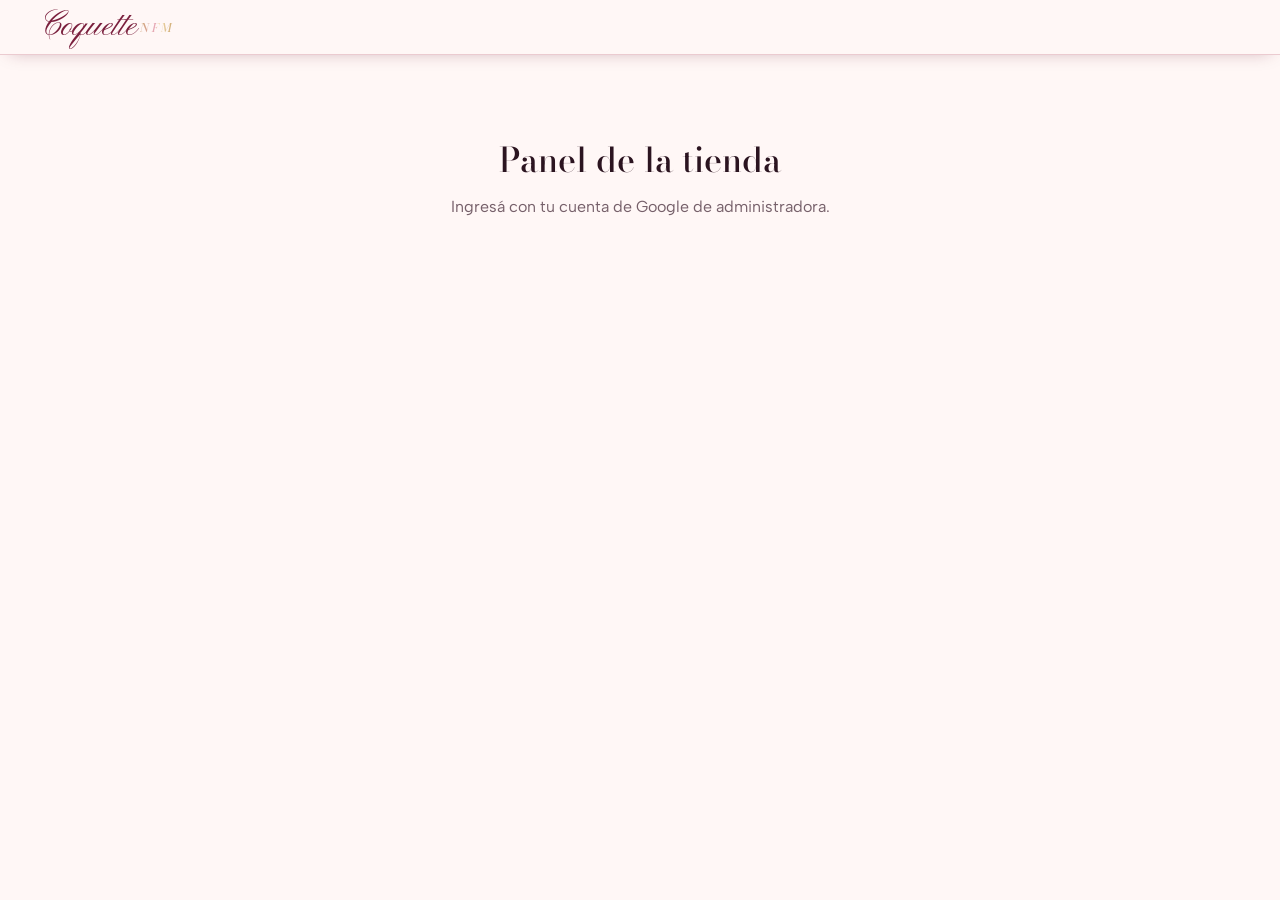
<file: admin.html>
<!doctype html>
<html lang="es-AR">
<head>
  <meta charset="utf-8">
  <meta name="color-scheme" content="only light">
  <meta name="viewport" content="width=device-width, initial-scale=1, viewport-fit=cover">
  <meta name="robots" content="noindex">
  <title>Coquette · Administración</title>
  <link rel="preconnect" href="https://fonts.googleapis.com">
  <link rel="preconnect" href="https://fonts.gstatic.com" crossorigin>
  <link href="https://fonts.googleapis.com/css2?family=Bodoni+Moda:ital,opsz,wght@0,6..96,400..700;1,6..96,400..700&family=Albert+Sans:wght@400;500;600;700&display=swap" rel="stylesheet">
  <link rel="preload" href="fonts/pinyon-script.woff2" as="font" type="font/woff2" crossorigin>
  <link rel="stylesheet" href="styles.css?v=202611062004">
  <link rel="stylesheet" href="admin.css?v=202611062004">
</head>
<body class="admin">
  <header class="barra con-borde">
    <a class="marca" href="./">Coquette<small>NFM</small></a>
    <div class="barra-acciones">
      <span class="admin-email" id="adminEmail"></span>
      <button class="cuenta" id="btnSalir" hidden>Salir</button>
    </div>
  </header>

  <main class="admin-main">
    <section id="ingreso" class="admin-ingreso">
      <h1>Panel de la tienda</h1>
      <p>Ingresá con tu cuenta de Google de administradora.</p>
      <div class="google-btn" id="googleAdmin"></div>
      <p class="error" id="errorIngreso" role="alert" hidden></p>
    </section>

    <section id="panel" hidden>
      <nav class="pestanas" aria-label="Secciones del panel">
        <button data-vista="pedidos" aria-pressed="true">Pedidos</button>
        <button data-vista="publicaciones" aria-pressed="false">Publicaciones <span class="pestana-n" id="nPendientes" hidden>0</span></button>
      </nav>
      <div id="vistaPedidos">
      <div class="admin-cabeza">
        <h1>Pedidos</h1>
        <button class="boton secundario" id="btnRecargar">Actualizar</button>
      </div>
      <div class="resumen" id="resumen"></div>
      <form class="entrega-codigo" id="formCodigo" autocomplete="off">
        <h2>🤝 Entrega en punto de encuentro</h2>
        <p>Pedile a la clienta su código (le llegó por mail) y escribilo acá.</p>
        <div class="entrega-fila">
          <input id="codigoEntrega" maxlength="6" placeholder="Ej: BNB95T" aria-label="Código de entrega" autocapitalize="characters" spellcheck="false">
          <button class="boton principal" type="submit">Validar</button>
        </div>
        <div id="resultadoCodigo" aria-live="polite"></div>
        <details class="pendientes-encuentro" id="pendEncuentro">
          <summary>¿La clienta no tiene su código? <b>Reenviáselo</b> <span id="nPendEnc"></span></summary>
          <div id="listaPendEnc"></div>
        </details>
      </form>
      <div class="admin-filtros">
        <nav class="categorias admin-estados" id="filtros" aria-label="Filtrar por estado"></nav>
        <input type="search" id="buscar" placeholder="Buscar por pedido, nombre, email o teléfono" aria-label="Buscar pedidos">
      </div>
      <div id="lista" class="admin-lista" aria-live="polite"></div>
      </div>

      <div id="vistaPublicaciones" hidden>
        <div class="admin-cabeza">
          <h1>Publicaciones</h1>
          <button class="boton secundario" id="btnRecargarPub">Actualizar</button>
        </div>
        <p class="pub-ayuda">Lo nuevo y lo que tiene avisos ⚠️ queda en pausa hasta que toques <b>Publicar</b>.</p>
        <div class="admin-filtros">
          <nav class="categorias admin-estados" id="filtrosPub" aria-label="Filtrar publicaciones"></nav>
          <input type="search" id="buscarPub" placeholder="Buscar producto" aria-label="Buscar producto">
        </div>
        <div id="listaPub" class="pub-lista" aria-live="polite"></div>
      </div>
    </section>
  </main>

  <dialog class="modal fotos-dlg" id="dlgFotos" aria-labelledby="tituloFotos">
    <div class="modal-contenido">
      <button class="cerrar" data-cerrar aria-label="Cerrar">×</button>
      <h2 id="tituloFotos">Editar publicación</h2>
      <p class="fotos-sub" id="fotosSub"></p>
      <div class="fotos-cambio" id="fotosCambio" hidden></div>
      <div class="fotos-eleccion" id="fotosEleccion">
        <p>Tocá el ○ de cada foto en el orden en que se publica (la 1 es la portada).</p>
        <p class="eleccion-estado" id="eleccionEstado"></p>
        <button class="boton secundario" id="eleccionLimpiar" hidden>Quitar selección</button>
      </div>
      <section>
        <div class="fotos-cabeza">
          <h3>Fotos de Armony <small id="nArmony"></small></h3>
          <div class="fotos-botones">
            <button class="boton secundario" id="zipArmony">⬇ Descargar</button>
            <a id="fotosLink" target="_blank" rel="noopener">Armony ↗</a>
          </div>
        </div>
        
        <div class="fotos-grilla" id="fotosArmony"></div>
      </section>

      <section>
        <div class="fotos-cabeza">
          <h3>Mis fotos <small id="nMias"></small></h3>
          <div class="fotos-botones">
            <button class="boton secundario" id="zipMias" hidden>⬇ Descargar</button>
            <label class="boton principal fotos-subir"><input type="file" id="fotosInput" accept="image/*" multiple hidden>＋ Subir fotos</label>
          </div>
        </div>
        
        <p class="fotos-progreso" id="fotosProgreso" hidden></p>
        <div class="fotos-grilla" id="fotosMias"></div>
      </section>
      <section class="colores-seccion">
        <div class="fotos-cabeza"><h3>Nombres de colores</h3></div>
        <p class="fotos-nota">Vacío = nombre de Armony. En tus mails de venta siempre ves el original.</p>
        <div class="colores-lista" id="coloresLista"></div>
      </section>
      <section class="desc-seccion">
        <div class="fotos-cabeza"><h3>Descripción</h3><button type="button" class="link-boton" id="descArmony">Usar la de Armony</button></div>
        
        <textarea id="descTexto" rows="4" maxlength="3000" placeholder="Ej: Vestido de lino con mangas abullonadas, ideal para el verano…"></textarea>
        <p class="fotos-nota" id="descEstado"></p>
      </section>

      <div class="guardar-barra" id="guardarBarra">
        <span id="guardarEstado">Sin cambios</span>
        <button class="boton principal" id="btnGuardarPub" disabled>Guardar cambios</button>
      </div>
    </div>
    <div class="visor" id="visor" hidden>
      <button class="visor-cerrar" data-visor="cerrar" aria-label="Cerrar">×</button>
      <button class="visor-flecha izq" data-visor="-1" aria-label="Anterior">‹</button>
      <img id="visorImg" alt="">
      <button class="visor-flecha der" data-visor="1" aria-label="Siguiente">›</button>
      <div class="visor-pie"><span id="visorCuenta"></span><a id="visorBajar" target="_blank" rel="noopener" class="boton principal">⬇ Abrir en alta calidad</a></div>
    </div>
  </dialog>

  <div class="tostada" id="tostada" role="status" aria-live="polite" hidden></div>

  <script src="config.js?v=202611062004"></script>
  <script src="https://accounts.google.com/gsi/client" async defer></script>
  <script src="admin.js?v=202611062004"></script>
</body>
</html>
</file>
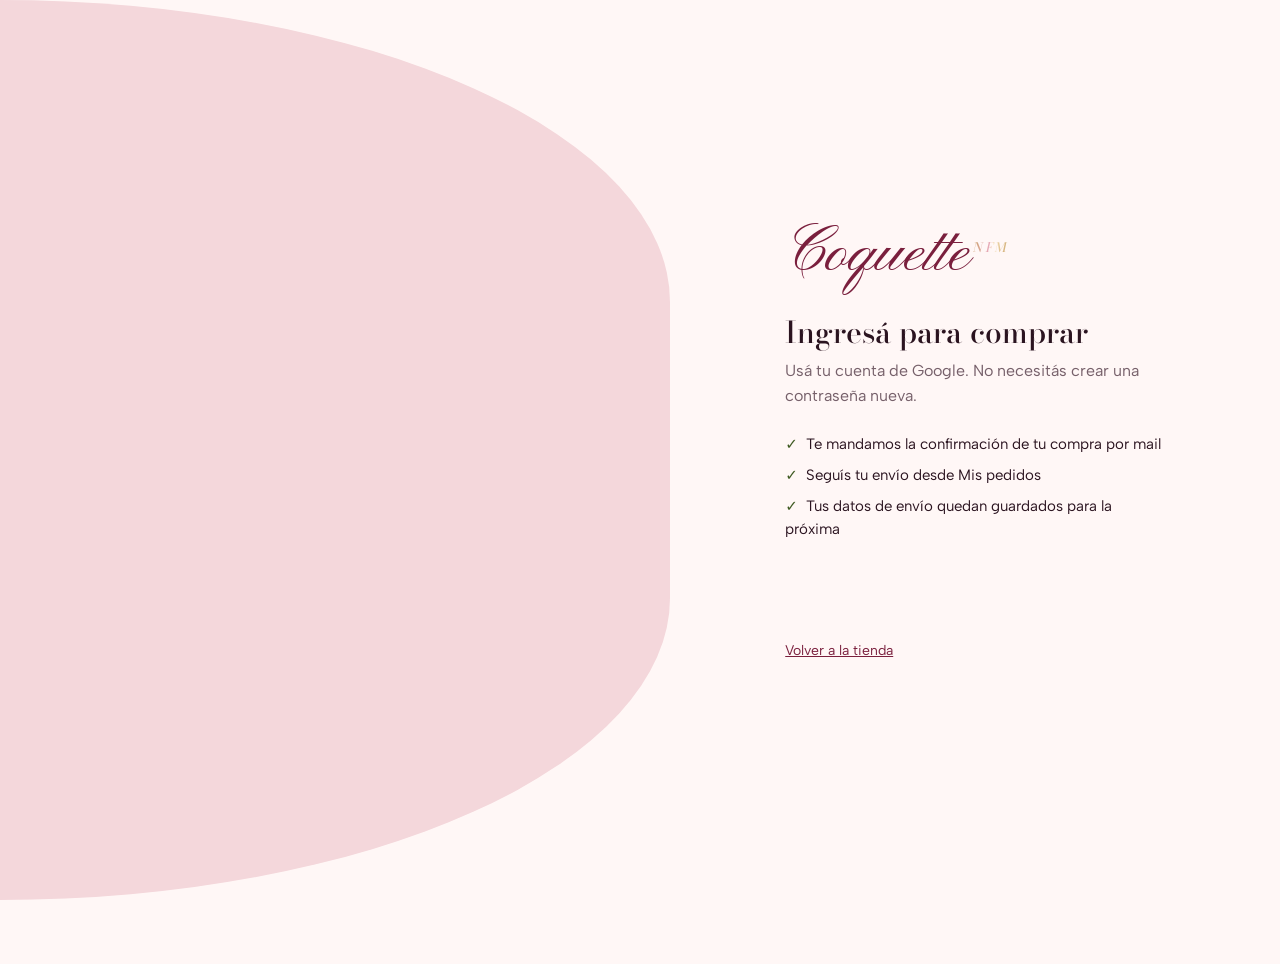
<file: login.html>
<!doctype html>
<html lang="es-AR">
<head>
  <meta charset="utf-8">
  <meta name="color-scheme" content="only light">
  <meta name="viewport" content="width=device-width, initial-scale=1, viewport-fit=cover">
  <meta name="robots" content="noindex">
  <title>Ingresar · Coquette NFM</title>
  <meta name="theme-color" content="#7A1F3D">
  <link rel="preconnect" href="https://fonts.googleapis.com">
  <link rel="preconnect" href="https://fonts.gstatic.com" crossorigin>
  <link href="https://fonts.googleapis.com/css2?family=Bodoni+Moda:ital,opsz,wght@0,6..96,400..700;1,6..96,400..700&family=Albert+Sans:wght@400;500;600;700&display=swap" rel="stylesheet">
  <link rel="preload" href="fonts/pinyon-script.woff2" as="font" type="font/woff2" crossorigin>
  <link rel="stylesheet" href="styles.css?v=202611062004">
  <style>
    .ingreso { min-height: 100dvh; display: grid; grid-template-columns: 1fr; }
    .ingreso-foto { display: none; background: var(--rosa) center/cover no-repeat; }
    .ingreso-caja { display: flex; flex-direction: column; justify-content: center; padding: 32px var(--gutter) 48px; max-width: 460px; margin: 0 auto; width: 100%; }
    .ingreso-caja .marca { font-size: 64px; line-height: 1; margin-bottom: 28px; display: inline-block; }
    .ingreso-caja .marca small { font-size: 13px; vertical-align: 18px; }
    .ingreso-caja h1 { font: 500 30px/1.15 var(--serif); margin: 0 0 10px; }
    .ingreso-caja p { color: var(--gris); margin: 0 0 24px; }
    .ingreso-caja ul { margin: 0 0 28px; padding: 0; list-style: none; display: grid; gap: 8px; font-size: 15px; }
    .ingreso-caja li::before { content: "✓"; color: var(--pistacho-hondo); font-weight: 700; margin-right: 8px; }
    #googleIngreso { min-height: 44px; display: flex; }
    .ingreso-volver { margin-top: 26px; font-size: 14px; }
    @media (min-width: 900px) {
      .ingreso { grid-template-columns: 1.1fr 1fr; }
      .ingreso-foto { display: block; border-radius: 0 999px 999px 0 / 0 50% 50% 0; }
    }
  </style>
</head>
<body>
  <main class="ingreso">
    <div class="ingreso-foto" id="foto" aria-hidden="true"></div>
    <section class="ingreso-caja">
      <a class="marca" href="./">Coquette<small>NFM</small></a>
      <h1>Ingresá para comprar</h1>
      <p>Usá tu cuenta de Google. No necesitás crear una contraseña nueva.</p>
      <ul>
        <li>Te mandamos la confirmación de tu compra por mail</li>
        <li>Seguís tu envío desde Mis pedidos</li>
        <li>Tus datos de envío quedan guardados para la próxima</li>
      </ul>
      <div id="googleIngreso"></div>
      <p class="error" id="error" role="alert" hidden></p>
      <a class="ingreso-volver" href="./" id="volver">Volver a la tienda</a>
    </section>
  </main>

  <script src="config.js?v=202611062004"></script>
  <script src="https://accounts.google.com/gsi/client" async defer></script>
  <script>
    (function () {
      const CFG = window.COQUET_CONFIG || {};
      const destino = { compra: './#compra', cuenta: './#cuenta' }[new URLSearchParams(location.search).get('volver')] || './';
      document.getElementById('volver').href = destino.replace(/#.*/, '');

      // Foto de fondo: una prenda al azar entre las 30 más nuevas (cambia en cada visita)
      try {
        const cat = JSON.parse(localStorage.getItem('coquet_cat'));
        const conFoto = ((cat && cat.productos) || []).filter(x => x.imagenes && x.imagenes[0]).slice(0, 30);
        let i = Math.floor(Math.random() * conFoto.length);
        try { const ant = Number(sessionStorage.getItem('coquet_foto_login')); if (conFoto.length > 1 && i === ant) i = (i + 1) % conFoto.length; sessionStorage.setItem('coquet_foto_login', i); } catch (_) {}
        const p = conFoto[i];
        if (p) {
          const img = new Image(); img.referrerPolicy = 'no-referrer'; img.src = p.imagenes[0];
          img.onload = () => { document.getElementById('foto').style.backgroundImage = `url("${img.src}")`; };
        }
      } catch (_) {}

      function decodificar(t) {
        try {
          let b = t.split('.')[1].replace(/-/g, '+').replace(/_/g, '/');
          while (b.length % 4) b += '=';
          return JSON.parse(decodeURIComponent(atob(b).split('').map(c => '%' + c.charCodeAt(0).toString(16).padStart(2, '0')).join('')));
        } catch (_) { return null; }
      }
      function alIngresar(r) {
        const d = decodificar(r.credential);
        if (!d || !d.email) { mostrarError('No pudimos ingresar. Probá de nuevo.'); return; }
        try {
          localStorage.setItem('coquet_sesion', JSON.stringify({ token: r.credential, exp: d.exp, email: d.email, nombre: d.name || '', foto: d.picture || '' }));
          localStorage.removeItem('coquet_sin_auto');
        } catch (_) {}
        location.replace(destino);
      }
      function mostrarError(m) { const e = document.getElementById('error'); e.textContent = m; e.hidden = false; }

      // Si ya tiene sesión vigente, vuelve directo
      try {
        const s = JSON.parse(localStorage.getItem('coquet_sesion'));
        if (s && s.exp * 1000 > Date.now() + 60000) { location.replace(destino); return; }
      } catch (_) {}

      if (!CFG.GOOGLE_CLIENT_ID) { mostrarError('El ingreso todavía no está disponible.'); return; }
      let n = 0;
      (function esperar() {
        if (!(window.google && google.accounts && google.accounts.id)) {
          if (n++ < 100) setTimeout(esperar, 150); else mostrarError('No se pudo cargar el ingreso con Google. Revisá tu conexión.');
          return;
        }
        google.accounts.id.initialize({ client_id: CFG.GOOGLE_CLIENT_ID, callback: alIngresar, use_fedcm_for_prompt: true });
        const el = document.getElementById('googleIngreso');
        google.accounts.id.renderButton(el, { theme: 'outline', size: 'large', shape: 'pill', text: 'continue_with', locale: 'es-419', width: Math.min(Math.max(el.clientWidth, 260), 380) });
        google.accounts.id.prompt();
      })();
    })();
  </script>
</body>
</html>
</file>
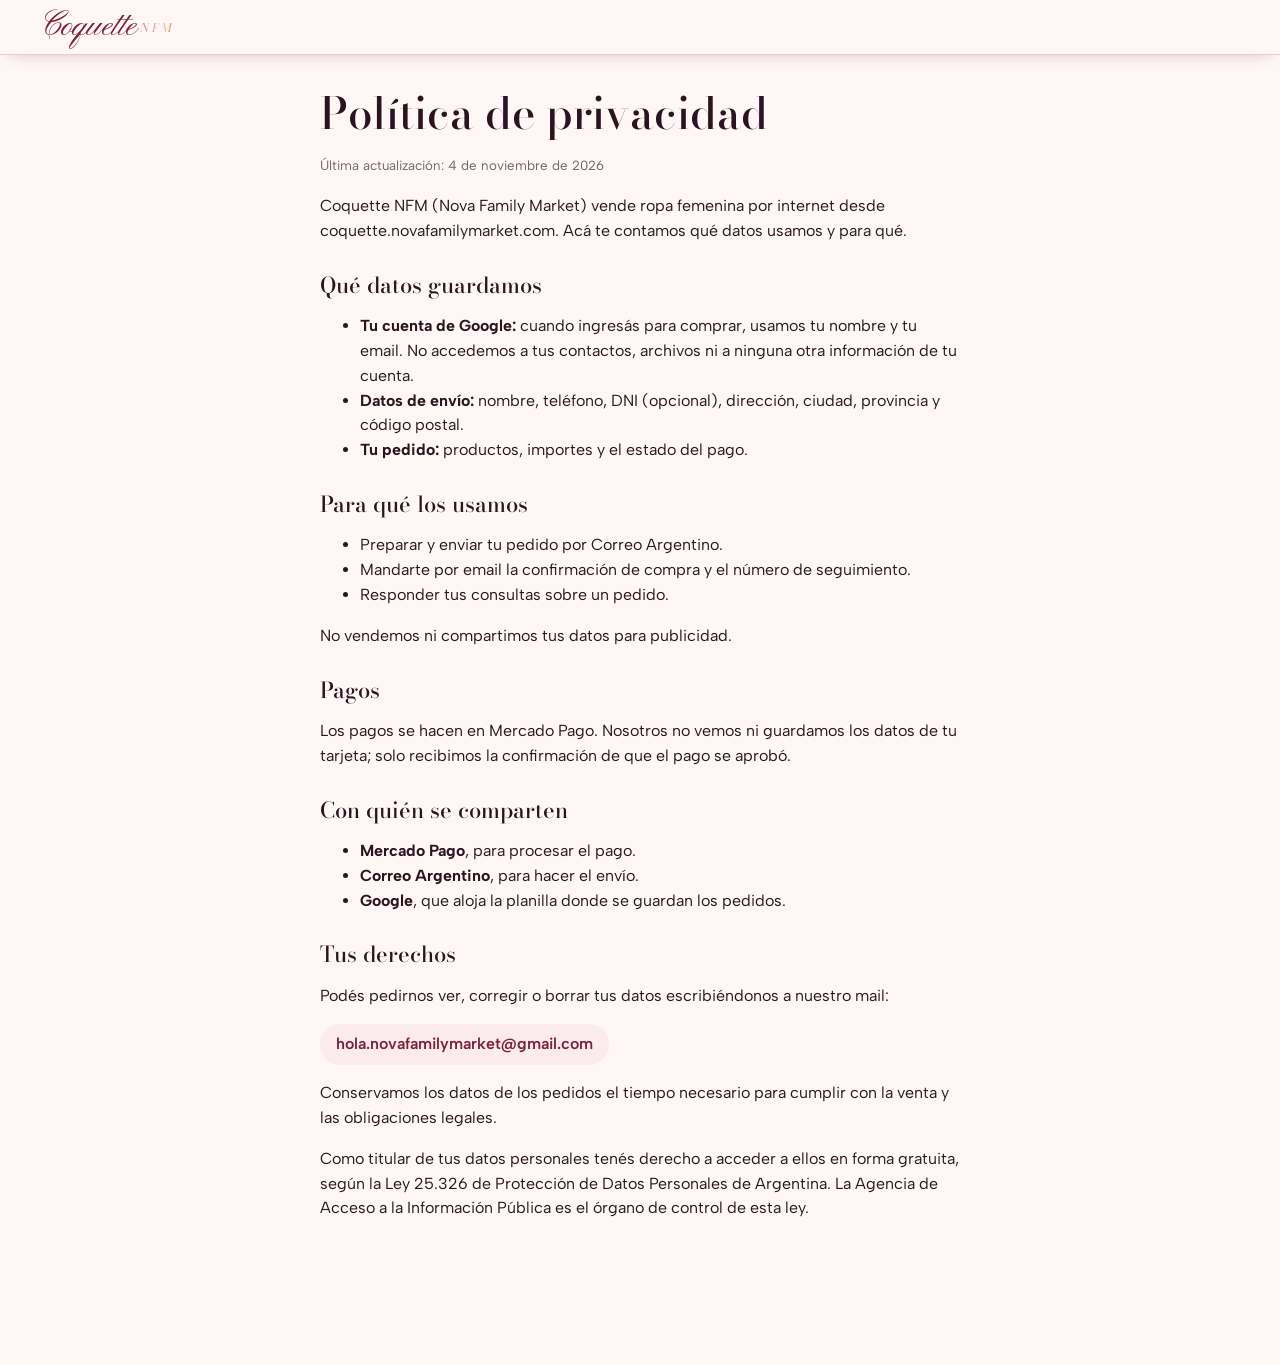
<file: privacidad.html>
<!doctype html>
<html lang="es-AR">
<head>
  <meta charset="utf-8">
  <meta name="color-scheme" content="only light">
  <meta name="viewport" content="width=device-width, initial-scale=1">
  <title>Coquette NFM · Política de privacidad</title>
  <link rel="preconnect" href="https://fonts.googleapis.com">
  <link rel="preconnect" href="https://fonts.gstatic.com" crossorigin>
  <link href="https://fonts.googleapis.com/css2?family=Bodoni+Moda:ital,opsz,wght@0,6..96,400..700;1,6..96,400..700&family=Albert+Sans:wght@400;500;600;700&display=swap" rel="stylesheet">
  <link rel="preload" href="fonts/pinyon-script.woff2" as="font" type="font/woff2" crossorigin>
  <link rel="stylesheet" href="styles.css?v=202611062004">
  <style>
    .legal { max-width: 720px; margin: 0 auto; padding: 24px var(--gutter) 64px; }
    .legal h1 { font: 500 clamp(32px, 5vw, 44px)/1.1 var(--serif); margin: 10px 0 6px; }
    .legal h2 { font: 500 22px/1.2 var(--serif); margin: 28px 0 8px; }
    .legal p, .legal li { color: var(--ciruela); max-width: 68ch; }
    .legal small { color: var(--gris); }
    .mail-contacto { display: inline-block; max-width: 100%; overflow-wrap: anywhere; padding: 8px 16px; border-radius: 20px; background: #FBEBED; color: var(--bordo); font-weight: 600; text-decoration: none; }
  </style>
</head>
<body>
  <header class="barra con-borde">
    <a class="marca" href="./">Coquette<small>NFM</small></a>
  </header>
  <main class="legal">
    <h1>Política de privacidad</h1>
    <p><small>Última actualización: 4 de noviembre de 2026</small></p>

    <p>Coquette NFM (Nova Family Market) vende ropa femenina por internet desde coquette.novafamilymarket.com. Acá te contamos qué datos usamos y para qué.</p>

    <h2>Qué datos guardamos</h2>
    <ul>
      <li><b>Tu cuenta de Google:</b> cuando ingresás para comprar, usamos tu nombre y tu email. No accedemos a tus contactos, archivos ni a ninguna otra información de tu cuenta.</li>
      <li><b>Datos de envío:</b> nombre, teléfono, DNI (opcional), dirección, ciudad, provincia y código postal.</li>
      <li><b>Tu pedido:</b> productos, importes y el estado del pago.</li>
    </ul>

    <h2>Para qué los usamos</h2>
    <ul>
      <li>Preparar y enviar tu pedido por Correo Argentino.</li>
      <li>Mandarte por email la confirmación de compra y el número de seguimiento.</li>
      <li>Responder tus consultas sobre un pedido.</li>
    </ul>
    <p>No vendemos ni compartimos tus datos para publicidad.</p>

    <h2>Pagos</h2>
    <p>Los pagos se hacen en Mercado Pago. Nosotros no vemos ni guardamos los datos de tu tarjeta; solo recibimos la confirmación de que el pago se aprobó.</p>

    <h2>Con quién se comparten</h2>
    <ul>
      <li><b>Mercado Pago</b>, para procesar el pago.</li>
      <li><b>Correo Argentino</b>, para hacer el envío.</li>
      <li><b>Google</b>, que aloja la planilla donde se guardan los pedidos.</li>
    </ul>

    <h2>Tus derechos</h2>
    <p>Podés pedirnos ver, corregir o borrar tus datos escribiéndonos a nuestro mail:</p>
    <p><a class="mail-contacto" href="mailto:hola.novafamilymarket@gmail.com">hola.novafamilymarket@gmail.com</a></p>
    <p>Conservamos los datos de los pedidos el tiempo necesario para cumplir con la venta y las obligaciones legales.</p>
    <p>Como titular de tus datos personales tenés derecho a acceder a ellos en forma gratuita, según la Ley 25.326 de Protección de Datos Personales de Argentina. La Agencia de Acceso a la Información Pública es el órgano de control de esta ley.</p>
  </main>
</body>
</html>
</file>
<file: styles.css>
/* Coquette — hoja de estilos
   Paleta: leche (fondo), rosa empolvado (superficies), bordó (marca y acciones),
   ciruela (texto), pistacho (estado positivo). */
:root {
  --leche: #FFF7F6;
  --rosa: #F4D7DB;
  --rosa-claro: #FBEBED;
  --linea: #EBCBD0;
  --bordo: #7A1F3D;
  --bordo-hondo: #5C1229;
  --ciruela: #2B1420;
  --gris: #76606A;
  --pistacho: #C7D6AE;
  --pistacho-hondo: #3F5A22;
  --alerta: #A3261F;
  --serif: "Bodoni Moda", "Didot", Georgia, serif;
  --sans: "Albert Sans", system-ui, -apple-system, "Segoe UI", sans-serif;
  --borde: 1px solid var(--linea);
  --sombra: 0 18px 50px rgba(92, 18, 41, .18);
  --ancho: 1240px;
  --gutter: clamp(16px, 4vw, 40px);
  color-scheme: light;
}

* { box-sizing: border-box; }
html { -webkit-text-size-adjust: 100%; scroll-behavior: smooth; }
body {
  margin: 0;
  background: var(--leche);
  color: var(--ciruela);
  font: 400 16px/1.55 var(--sans);
  overflow-x: hidden;
}
img { display: block; max-width: 100%; }
button, input, select { font: inherit; color: inherit; }
button { cursor: pointer; }
a { color: var(--bordo); }
:focus-visible { outline: 2px solid var(--bordo); outline-offset: 3px; border-radius: 4px; }
[hidden] { display: none !important; }

.saltar { position: absolute; left: -999px; top: 8px; background: var(--bordo); color: #fff; padding: 8px 14px; z-index: 50; border-radius: 6px; }
.saltar:focus { left: 8px; }

/* ---------- Barra ---------- */
.barra {
  position: sticky; top: 0; z-index: 20;
  display: flex; flex-wrap: wrap; align-items: center; justify-content: space-between;
  gap: 8px 12px;
  padding: 10px var(--gutter);
  background: color-mix(in srgb, var(--leche) 92%, transparent);
  backdrop-filter: saturate(1.4) blur(10px);
  border-bottom: 1px solid transparent;
  transition: border-color .2s;
}
.barra.con-borde { border-bottom-color: var(--linea); }
.marca {
  font: italic 500 30px/1 var(--serif);
  color: var(--bordo); text-decoration: none; letter-spacing: -.01em;
}
.barra-acciones { display: flex; align-items: center; gap: 4px; }
.icono {
  position: relative; display: grid; place-items: center;
  width: 44px; height: 44px; border: 0; background: none; border-radius: 50%;
}
.icono:hover { background: var(--rosa-claro); }
.icono svg { width: 23px; height: 23px; fill: none; stroke: var(--ciruela); stroke-width: 1.6; stroke-linecap: round; stroke-linejoin: round; }
.cuenta {
  height: 36px; padding: 0 14px; border-radius: 18px;
  border: var(--borde); background: #fff; font-weight: 500; font-size: 14px;
  max-width: 150px; overflow: hidden; text-overflow: ellipsis; white-space: nowrap;
}
.cuenta:hover { border-color: var(--bordo); }
.contador {
  position: absolute; top: 4px; right: 2px;
  min-width: 19px; height: 19px; padding: 0 5px; border-radius: 10px;
  background: var(--bordo); color: #fff; font-size: 11px; font-weight: 700; line-height: 19px; text-align: center;
}
.contador.salta { animation: salta .4s ease; }
@keyframes salta { 40% { transform: scale(1.35); } }
.busqueda { flex-basis: 100%; }
.busqueda input {
  width: 100%; height: 44px; padding: 0 16px; border-radius: 22px;
  border: var(--borde); background: #fff; font-size: 16px;
}

/* ---------- Portada con perchero ---------- */
.portada { max-width: var(--ancho); margin: 0 auto; padding: clamp(12px, 3vw, 28px) var(--gutter) 0; }
.portada-marca {
  margin: 0;
  font: italic 400 clamp(96px, 24vw, 300px)/.82 var(--serif);
  letter-spacing: -.045em; color: var(--bordo);
  margin-left: -.04em;
  padding-bottom: .16em; /* lugar para la cola de la "q" */
}
.tarjeta, .prenda { color: inherit; text-decoration: none; }
@media (min-width: 900px) {
  .portada { display: grid; grid-template-columns: auto 1fr; align-items: end; column-gap: 48px; }
  .portada-texto { margin: 0 0 3.2em; justify-self: start; }
  .perchero { grid-column: 1 / -1; }
}
.tostada .chip { color: var(--ciruela); }
.portada-texto { max-width: 34ch; margin: 14px 0 0; font-size: clamp(16px, 2vw, 19px); color: var(--gris); }

.perchero { position: relative; margin: clamp(26px, 5vw, 48px) 0 0 calc(50% - 50vw); width: 100vw; }
.perchero .perchero-prendas { padding-left: max(var(--gutter), calc((100vw - var(--ancho)) / 2 + var(--gutter))); }
.perchero-barra {
  position: absolute; left: 0; right: 0; top: 10px; height: 3px;
  background: linear-gradient(90deg, #b9a07a, #e9d8b6 30%, #b9a07a 60%, #e9d8b6);
  box-shadow: 0 1px 0 rgba(0,0,0,.08);
}
.perchero-prendas {
  display: flex; gap: clamp(14px, 2vw, 24px);
  padding: 0 var(--gutter) 8px;
  overflow-x: auto; scrollbar-width: none;
}
.perchero-prendas::-webkit-scrollbar { display: none; }
.prenda {
  flex: 0 0 auto; width: clamp(132px, 30vw, 210px);
  border: 0; padding: 0; background: none; text-align: left;
  scroll-snap-align: start;
  transform-origin: 50% 0;
}
.prenda::before { /* gancho de la percha */
  content: ""; display: block; width: 18px; height: 22px; margin: 0 auto -2px;
  border: 2px solid #b9a07a; border-bottom: 0; border-radius: 10px 10px 0 0;
}
.prenda img {
  width: 100%; aspect-ratio: 3 / 4.2; object-fit: cover;
  border-radius: 999px 999px 10px 10px;
  background: var(--rosa);
}
.prenda span { display: block; margin-top: 8px; font-size: 13px; color: var(--gris); }
.cargando .prenda img { animation: brilla 1.4s ease-in-out infinite; }
@keyframes brilla { 50% { opacity: .55; } }
.perchero.mece .prenda { animation: mece 1.6s ease-out both; }
.perchero.mece .prenda:nth-child(2n) { animation-delay: .08s; }
.perchero.mece .prenda:nth-child(3n) { animation-delay: .16s; }
@keyframes mece { 0% { transform: rotate(-4deg); } 35% { transform: rotate(2.5deg); } 65% { transform: rotate(-1deg); } 100% { transform: rotate(0); } }

/* ---------- Catálogo ---------- */
.catalogo { max-width: var(--ancho); margin: 0 auto; padding: clamp(36px, 6vw, 64px) var(--gutter) 64px; }
.categorias {
  display: flex; gap: 8px; overflow-x: auto; scrollbar-width: none;
  margin: 0 calc(var(--gutter) * -1); padding: 0 var(--gutter) 4px;
  position: sticky; top: 64px; z-index: 5; background: var(--leche);
  padding-top: 8px; padding-bottom: 10px;
}
.categorias::-webkit-scrollbar { display: none; }
.chip {
  flex: 0 0 auto; height: 38px; padding: 0 16px; border-radius: 19px;
  border: var(--borde); background: #fff; font-size: 15px; white-space: nowrap;
}
.chip:hover { border-color: var(--bordo); }
.chip[aria-pressed="true"] { background: var(--bordo); border-color: var(--bordo); color: #fff; }
.resultado { margin: 14px 0 18px; color: var(--gris); font-size: 14px; }

.grilla {
  display: grid; gap: clamp(18px, 2.5vw, 32px) clamp(12px, 2vw, 24px);
  grid-template-columns: repeat(2, minmax(0, 1fr));
}
@media (min-width: 760px) { .grilla { grid-template-columns: repeat(3, minmax(0, 1fr)); } }
@media (min-width: 1100px) { .grilla { grid-template-columns: repeat(4, minmax(0, 1fr)); } }

.tarjeta {
  display: block; width: 100%; padding: 0; border: 0; background: none; text-align: left;
}
.tarjeta-foto { position: relative; overflow: hidden; border-radius: 6px; background: var(--rosa); aspect-ratio: 3 / 4; }
.tarjeta-foto img { width: 100%; height: 100%; object-fit: cover; transition: transform .5s ease; }
.tarjeta:hover .tarjeta-foto img { transform: scale(1.035); }
.tarjeta-foto .segunda { position: absolute; inset: 0; opacity: 0; transition: opacity .35s; }
@media (hover: hover) { .tarjeta:hover .tarjeta-foto .segunda { opacity: 1; } }
.etiqueta {
  position: absolute; left: 8px; top: 8px;
  padding: 3px 9px; border-radius: 12px; font-size: 12px; font-weight: 600;
  background: var(--pistacho); color: var(--pistacho-hondo);
}
.tarjeta-nombre { margin: 10px 0 2px; font: 500 clamp(16px, 1.8vw, 19px)/1.25 var(--serif); }
.tarjeta-precio { margin: 0; font-weight: 600; font-size: 15px; }
.tarjeta-pack { margin: 2px 0 0; font-size: 13px; color: var(--gris); }
.tarjeta-colores { display: flex; gap: 4px; margin-top: 7px; }
.tarjeta-colores i { width: 12px; height: 12px; border-radius: 50%; border: 1px solid rgba(43,20,32,.18); }
.tarjeta-colores small { font-size: 12px; color: var(--gris); margin-left: 2px; line-height: 12px; }
.esqueleto .tarjeta-foto { animation: brilla 1.4s ease-in-out infinite; }
.esqueleto .tarjeta-nombre, .esqueleto .tarjeta-precio { height: 14px; background: var(--rosa); border-radius: 4px; color: transparent; }
.esqueleto .tarjeta-precio { width: 50%; margin-top: 8px; }

.vacio { text-align: center; padding: 40px 0; color: var(--gris); }

/* ---------- Botones ---------- */
.boton {
  display: inline-flex; align-items: center; justify-content: center; gap: 8px;
  min-height: 50px; padding: 0 24px; border-radius: 25px; border: 1px solid transparent;
  font-weight: 600; font-size: 16px; text-decoration: none;
  transition: background .15s, transform .1s;
}
.boton:active { transform: scale(.98); }
.boton.principal { background: var(--bordo); color: #fff; }
.boton.principal:hover { background: var(--bordo-hondo); }
.boton.principal:disabled { background: #b88c9a; cursor: not-allowed; }
.boton.secundario { background: #fff; border-color: var(--linea); color: var(--ciruela); }
.boton.secundario:hover { border-color: var(--bordo); }
.boton.ancho { width: 100%; }
.boton .girando { width: 18px; height: 18px; border: 2px solid rgba(255,255,255,.4); border-top-color: #fff; border-radius: 50%; animation: gira .8s linear infinite; }
@keyframes gira { to { transform: rotate(360deg); } }

.cerrar {
  position: absolute; top: 10px; right: 10px; z-index: 3;
  width: 40px; height: 40px; border-radius: 50%; border: 0;
  background: rgba(255,255,255,.92); font-size: 26px; line-height: 1;
  box-shadow: 0 2px 10px rgba(0,0,0,.08);
}

/* ---------- Diálogos ---------- */
dialog { border: 0; padding: 0; color: var(--ciruela); max-width: none; max-height: none; }
dialog::backdrop { background: rgba(43, 20, 32, .45); backdrop-filter: blur(2px); }
body.bloqueado { overflow: hidden; }

/* Ficha: hoja inferior en celular, modal en compu */
.hoja { width: 100%; height: 100%; margin: 0; background: transparent; }
.hoja[open] { display: flex; align-items: flex-end; }
.hoja-contenido {
  position: relative; width: 100%; max-height: 94dvh; overflow: auto;
  background: var(--leche); border-radius: 22px 22px 0 0;
  animation: sube .32s cubic-bezier(.2,.8,.2,1);
}
@keyframes sube { from { transform: translateY(40px); opacity: 0; } }
@media (min-width: 860px) {
  .hoja[open] { align-items: center; justify-content: center; }
  .hoja-contenido { width: min(1040px, 94vw); max-height: 90vh; border-radius: 16px; }
  .ficha { display: grid; grid-template-columns: 1.05fr 1fr; }
  .ficha .galeria { position: sticky; top: 0; align-self: start; }
}
.galeria { position: relative; background: var(--rosa); }
.galeria-fotos {
  display: flex; overflow-x: auto; scroll-snap-type: x mandatory; scrollbar-width: none;
}
.galeria-fotos::-webkit-scrollbar { display: none; }
.galeria-fotos img { flex: 0 0 100%; width: 100%; aspect-ratio: 3 / 4; object-fit: cover; scroll-snap-align: center; }
@media (min-width: 860px) { .galeria-fotos img { max-height: 90vh; } }
.galeria-puntos { position: absolute; left: 0; right: 0; bottom: 12px; display: flex; justify-content: center; gap: 6px; }
.galeria-puntos button { width: 8px; height: 8px; padding: 0; border-radius: 50%; border: 0; background: rgba(255,255,255,.6); }
.galeria-puntos button[aria-current="true"] { background: #fff; width: 22px; border-radius: 4px; }
.ficha-info { padding: 22px var(--gutter) 30px; }
@media (min-width: 860px) { .ficha-info { padding: 40px 40px 36px; } }
.ficha-cat { margin: 0; font-size: 14px; color: var(--gris); }
.ficha-nombre { margin: 4px 0 10px; font: 500 clamp(28px, 4vw, 40px)/1.08 var(--serif); letter-spacing: -.01em; }
.ficha-precio { margin: 0; font-size: 24px; font-weight: 700; }
.ficha-precio small { font-size: 14px; font-weight: 500; color: var(--gris); }
.ficha-cuotas { margin: 2px 0 20px; font-size: 14px; color: var(--pistacho-hondo); }
.opcion { margin-bottom: 18px; }
.opcion-titulo { margin: 0 0 8px; font-size: 14px; font-weight: 600; }
.opcion-titulo span { font-weight: 400; color: var(--gris); }
.segmentado { display: inline-flex; padding: 3px; border-radius: 24px; background: var(--rosa-claro); border: var(--borde); }
.segmentado button {
  min-height: 40px; padding: 0 16px; border: 0; border-radius: 20px; background: none; font-weight: 500;
}
.segmentado button[aria-pressed="true"] { background: #fff; box-shadow: 0 1px 4px rgba(92,18,41,.15); color: var(--bordo); font-weight: 700; }
.pastillas { display: flex; flex-wrap: wrap; gap: 8px; }
.pastilla {
  display: inline-flex; align-items: center; gap: 8px;
  min-height: 40px; padding: 0 14px; border-radius: 20px;
  border: var(--borde); background: #fff; font-size: 15px;
}
.pastilla i { width: 16px; height: 16px; border-radius: 50%; border: 1px solid rgba(43,20,32,.2); }
.pastilla[aria-pressed="true"] { border-color: var(--bordo); box-shadow: inset 0 0 0 1px var(--bordo); color: var(--bordo); font-weight: 600; }
.pastilla:disabled { color: #b8a6ad; text-decoration: line-through; cursor: not-allowed; background: transparent; }
.ficha-compra { display: flex; gap: 10px; margin-top: 24px; }
.ficha-compra .boton { flex: 1; }
.cantidad { display: flex; align-items: center; border: var(--borde); border-radius: 25px; background: #fff; }
.cantidad button { width: 42px; height: 48px; border: 0; background: none; font-size: 20px; }
.cantidad output { min-width: 22px; text-align: center; font-weight: 600; }
.aviso-chico { font-size: 13px; color: var(--gris); margin: 10px 0 0; min-height: 1em; }
.centro { text-align: center; }
.ficha-desc { margin-top: 24px; border-top: var(--borde); padding-top: 14px; }
.ficha-desc summary { cursor: pointer; font-weight: 600; }
.ficha-desc div { white-space: pre-line; color: var(--gris); font-size: 15px; margin-top: 8px; max-width: 62ch; }

/* Carrito: cajón lateral */
.cajon { width: 100%; height: 100%; margin: 0; background: transparent; }
.cajon[open] { display: flex; justify-content: flex-end; }
.cajon-contenido {
  display: flex; flex-direction: column; width: min(460px, 100%); height: 100dvh;
  background: var(--leche); animation: entra .3s cubic-bezier(.2,.8,.2,1);
}
@keyframes entra { from { transform: translateX(40px); opacity: 0; } }
.cajon-cabeza { position: relative; display: flex; align-items: center; gap: 6px; padding: 16px var(--gutter); border-bottom: var(--borde); }
.cajon-cabeza h2 { margin: 0; font: 500 26px/1.1 var(--serif); }
.cajon-cabeza .cerrar { position: static; margin-left: auto; box-shadow: none; background: none; }
.volver { width: 36px; height: 36px; border: 0; border-radius: 50%; background: none; font-size: 30px; line-height: 1; }
.cajon-cuerpo { flex: 1; overflow: auto; padding: 8px var(--gutter) 20px; }
.cajon-pie { padding: 14px var(--gutter) calc(16px + env(safe-area-inset-bottom)); border-top: var(--borde); background: #fff; }
.lineas { list-style: none; margin: 0; padding: 0; }
.linea { display: grid; grid-template-columns: 76px 1fr auto; gap: 12px; padding: 14px 0; border-bottom: var(--borde); }
.linea img { width: 76px; height: 100px; object-fit: cover; border-radius: 6px; background: var(--rosa); }
.linea h3 { margin: 0; font: 500 17px/1.2 var(--serif); }
.linea p { margin: 2px 0 8px; font-size: 13px; color: var(--gris); }
.linea .cantidad { display: inline-flex; }
.linea .cantidad button { width: 34px; height: 34px; font-size: 17px; }
.linea-precio { text-align: right; font-weight: 600; }
.quitar { display: block; margin: 6px 0 0 auto; border: 0; background: none; color: var(--gris); font-size: 13px; text-decoration: underline; }
.totales { margin: 0 0 12px; }
.totales div { display: flex; justify-content: space-between; padding: 2px 0; }
.totales dt { color: var(--gris); }
.totales dd { margin: 0; }
.totales .total { font-size: 19px; font-weight: 700; padding-top: 6px; }
.totales .total dt { color: var(--ciruela); }

/* Formulario */
.form fieldset { border: 0; padding: 0; margin: 18px 0 6px; }
.form legend { font: 500 19px/1.2 var(--serif); margin-bottom: 10px; padding: 0; }
.form label { display: block; font-size: 14px; font-weight: 500; margin-bottom: 12px; }
.form input:not([type=radio]), .form select {
  display: block; width: 100%; height: 48px; margin-top: 5px; padding: 0 14px;
  border-radius: 10px; border: var(--borde); background: #fff; font-size: 16px;
}
.form input:focus, .form select:focus { border-color: var(--bordo); outline: none; box-shadow: 0 0 0 3px rgba(122,31,61,.14); }
.form input[aria-invalid="true"], .form select[aria-invalid="true"] { border-color: var(--alerta); }
.dos { display: grid; grid-template-columns: 1fr 1fr; gap: 10px; }
.metodos { display: grid; grid-template-columns: 1fr 1fr; gap: 10px; margin-bottom: 14px; }
.metodo { margin: 0 !important; }
.metodo input { position: absolute; opacity: 0; pointer-events: none; }
.metodo span {
  display: block; height: 100%; padding: 12px 14px; border-radius: 12px; border: var(--borde); background: #fff;
}
.metodo span b { display: block; font-size: 15px; }
.metodo span small { display: block; color: var(--gris); font-weight: 400; font-size: 13px; }
.metodo input:checked + span { border-color: var(--bordo); box-shadow: inset 0 0 0 1px var(--bordo); }
.metodo input:focus-visible + span { outline: 2px solid var(--bordo); outline-offset: 2px; }
.sesion-linea { font-size: 14px; color: var(--gris); margin: 12px 0 0; }
.sesion-linea button { border: 0; background: none; color: var(--bordo); text-decoration: underline; padding: 0; font-size: 14px; }
.error { color: var(--alerta); background: #FCE8E6; padding: 10px 14px; border-radius: 10px; font-size: 14px; }
.login-caja { padding: 24px 0; }
.login-caja p { margin: 0 0 16px; color: var(--gris); }
.google-btn { min-height: 44px; }
.google-demo { width: 100%; }

/* Modales chicos */
.modal { width: 100%; height: 100%; margin: 0; background: transparent; }
.modal[open] { display: grid; place-items: center; padding: 16px; }
.modal-contenido {
  position: relative; width: min(480px, 100%); max-height: 88dvh; overflow: auto;
  background: var(--leche); border-radius: 18px; padding: 28px 24px 24px; box-shadow: var(--sombra);
  animation: sube .28s ease;
}
.modal-contenido h2 { margin: 0 0 10px; font: 500 28px/1.1 var(--serif); padding-right: 36px; }
.modal-contenido.centro h2 { padding-right: 0; }
.sello {
  width: 74px; height: 74px; margin: 0 auto 14px; border-radius: 50%;
  display: grid; place-items: center; font-size: 34px; background: var(--rosa);
}
.sello.ok { background: var(--pistacho); color: var(--pistacho-hondo); }
.sello.mal { background: #FCE8E6; color: var(--alerta); }
.pedidos { margin: 14px 0 18px; }
.pedido-mini { padding: 12px 0; border-bottom: var(--borde); font-size: 14px; }
.pedido-mini b { font-size: 15px; }
.pedido-mini p { margin: 4px 0 0; color: var(--gris); white-space: pre-line; }
.estado { display: inline-block; padding: 2px 10px; border-radius: 10px; font-size: 12px; font-weight: 600; background: var(--rosa); }
.estado.Pagado, .estado.Preparando, .estado.Entregado { background: var(--pistacho); color: var(--pistacho-hondo); }
.estado.Enviado { background: #DCE6F5; color: #23406E; }
.estado.Pago-rechazado, .estado.Cancelado, .estado.Revisar-pago { background: #FCE8E6; color: var(--alerta); }

.tostada {
  position: fixed; left: 50%; bottom: calc(20px + env(safe-area-inset-bottom)); z-index: 100;
  transform: translateX(-50%); max-width: calc(100% - 32px);
  padding: 12px 18px; border-radius: 24px; background: var(--ciruela); color: #fff; font-size: 15px;
  box-shadow: var(--sombra); animation: sube .25s ease;
}

/* Pie */
.pie { border-top: var(--borde); padding: 36px var(--gutter) calc(40px + env(safe-area-inset-bottom)); max-width: var(--ancho); margin: 0 auto; }
.pie-marca { margin: 0 0 10px; font: italic 400 44px/1 var(--serif); color: var(--bordo); }
.pie ul { list-style: none; margin: 0; padding: 0; color: var(--gris); font-size: 14px; display: grid; gap: 6px; }
.demo-banda { background: var(--ciruela); color: #fff; text-align: center; font-size: 13px; padding: 6px 12px; }

@media (prefers-reduced-motion: reduce) {
  *, *::before, *::after { animation: none !important; transition: none !important; scroll-behavior: auto !important; }
}

/* Firma NFM (Nova Family Market) junto al nombre */
.marca small, .portada-marca small, .pie-marca small {
  font: 600 .3em/1 var(--sans); font-style: normal; letter-spacing: .12em;
  color: var(--gris); margin-left: .35em; vertical-align: .2em;
}
.marca small { font-size: 11px; vertical-align: 3px; }
.portada-marca small { font-size: max(12px, .085em); vertical-align: .55em; margin-left: .25em; letter-spacing: .16em; }
.pie-marca small { font-size: 12px; vertical-align: 6px; }
.portada-marca { font-size: clamp(84px, 20vw, 250px); }

/* ---------- Perchero en carrusel con arcos de colores ---------- */
.perchero-prendas { cursor: grab; user-select: none; -webkit-user-select: none; }
.perchero-prendas.arrastrando { cursor: grabbing; }
.prenda { width: clamp(140px, 30vw, 220px); }
.prenda .arco {
  display: block; padding: 7px 7px 0;
  border-radius: 999px 999px 12px 12px;
  background: var(--tono, var(--rosa));
  transition: transform .35s cubic-bezier(.2,.8,.2,1), box-shadow .35s;
}
.prenda .arco img {
  width: 100%; aspect-ratio: 3 / 4.2; object-fit: cover;
  border-radius: 999px 999px 8px 8px; background: color-mix(in srgb, var(--tono, var(--rosa)) 70%, #fff);
  pointer-events: none;
}
.prenda img { border-radius: 999px 999px 8px 8px; }
.prenda-nombre { display: block; margin-top: 9px; font-size: 13px; color: var(--gris); }
@media (hover: hover) {
  .prenda:hover .arco { transform: translateY(6px) rotate(-1.2deg); box-shadow: 0 16px 30px -12px rgba(92,18,41,.35); }
  .prenda:hover .prenda-nombre { color: var(--bordo); }
}
.perchero-flecha {
  position: absolute; top: 46%; z-index: 2; display: none;
  width: 46px; height: 46px; border-radius: 50%; border: var(--borde);
  background: rgba(255,255,255,.92); font-size: 28px; line-height: 1; color: var(--bordo);
  box-shadow: 0 6px 20px rgba(92,18,41,.15);
}
.perchero-flecha.izq { left: max(12px, calc((100vw - var(--ancho)) / 2)); }
.perchero-flecha.der { right: max(12px, calc((100vw - var(--ancho)) / 2)); }
@media (hover: hover) and (min-width: 760px) { .perchero-flecha { display: grid; place-items: center; } }

/* ---------- Brillo mágico en lugar de la flecha del mouse ---------- */
body.cursor-magico, body.cursor-magico a, body.cursor-magico button, body.cursor-magico summary,
body.cursor-magico label, body.cursor-magico select, body.cursor-magico .perchero-prendas { cursor: none; }
body.cursor-magico input, body.cursor-magico textarea { cursor: text; }
.brillo-capa { position: fixed; inset: 0; z-index: 2147483000; pointer-events: none; opacity: 0; transition: opacity .2s; }
.brillo-capa.visible { opacity: 1; }
.brillo {
  position: fixed; left: 0; top: 0; width: 14px; height: 14px; margin: -7px 0 0 -7px; border-radius: 50%;
  background: radial-gradient(circle, #fff 0 30%, #FFE3EA 45%, rgba(242,196,109,.55) 70%, transparent 72%);
  box-shadow: 0 0 12px 4px rgba(247,183,198,.85), 0 0 26px 8px rgba(242,196,109,.35);
  transition: width .22s, height .22s, margin .22s, background .22s;
  will-change: transform;
}
.brillo.grande {
  width: 38px; height: 38px; margin: -19px 0 0 -19px;
  background: radial-gradient(circle, rgba(255,255,255,.95) 0 10%, rgba(255,227,234,.5) 30%, transparent 62%);
  box-shadow: 0 0 0 1.5px rgba(122,31,61,.55), 0 0 22px 6px rgba(247,183,198,.7);
}
.brillo-capa.en-texto .brillo { opacity: 0; }
.chispa {
  position: fixed; width: var(--t); height: var(--t); margin: calc(var(--t) / -2) 0 0 calc(var(--t) / -2);
  font-size: 16px; background: var(--h);
  clip-path: polygon(50% 0, 61% 39%, 100% 50%, 61% 61%, 50% 100%, 39% 61%, 0 50%, 39% 39%);
  filter: drop-shadow(0 0 3px var(--h));
  animation: chispa .8s ease-out forwards;
}
@keyframes chispa {
  0% { transform: translate(0, 0) scale(.4) rotate(0); opacity: 1; }
  60% { opacity: .9; }
  100% { transform: translate(var(--dx), var(--dy)) scale(1) rotate(90deg); opacity: 0; }
}
.prenda .arco { margin-top: 0; font-size: inherit; color: inherit; }

/* ---------- Firma "Coquette" en cursiva que se escribe sola ---------- */
@font-face {
  font-family: "Pinyon Script";
  src: url("fonts/pinyon-script.woff2") format("woff2");
  font-weight: 400; font-style: normal; font-display: block;
}
:root { --firma: "Pinyon Script", "Snell Roundhand", "Apple Chancery", cursive; }
.marca, .pie-marca { font-family: var(--firma); font-style: normal; font-weight: 400; }
.marca { font-size: 34px; }
.pie-marca { font-size: 52px; }

.portada { display: block; text-align: center; }
.portada-marca {
  font-family: var(--firma); font-style: normal; font-weight: 400;
  font-size: clamp(92px, 23vw, 270px); line-height: 1.15;
  letter-spacing: 0; margin: 0 auto; padding: .04em 0 .12em;
  display: flex; justify-content: center; align-items: baseline; flex-wrap: nowrap;
}
.firma-caja { position: relative; display: inline-block; padding: 0 .08em; }
.firma {
  display: inline-block;
  /* empieza tapada y se destapa de izquierda a derecha, como escrita a mano */
  clip-path: inset(-30% 100% -45% -6%);
}
.portada-marca small { opacity: 0; transform: translateY(.2em); }
.pluma {
  position: absolute; left: 0; top: 46%; width: .14em; height: .14em; margin: -.07em 0 0 -.07em;
  border-radius: 50%; opacity: 0; pointer-events: none;
  background: radial-gradient(circle, #fff 0 25%, #FFE3EA 45%, rgba(242,196,109,.6) 70%, transparent 72%);
  box-shadow: 0 0 .12em .05em rgba(247,183,198,.9), 0 0 .3em .1em rgba(242,196,109,.45);
}
.portada.escribe .firma { animation: escribir 2.8s cubic-bezier(.55,.1,.35,1) .15s forwards; }
.portada.escribe .pluma { animation: pluma 2.8s cubic-bezier(.55,.1,.35,1) .15s forwards; }
.portada.escribe .portada-marca small { animation: aparece .7s ease 2.7s forwards; }
.portada.escrito .firma { clip-path: none; }
.portada.escrito .portada-marca small { opacity: 1; transform: none; }
@keyframes escribir {
  0%   { clip-path: inset(-30% 100% -45% -6%); }
  100% { clip-path: inset(-30% -6% -45% -6%); }
}
@keyframes pluma {
  0%   { left: 2%;  top: 58%; opacity: 0; }
  6%   { opacity: 1; }
  18%  { top: 34%; }
  32%  { top: 62%; }
  46%  { top: 40%; }
  60%  { top: 60%; }
  74%  { top: 30%; }
  88%  { top: 55%; opacity: 1; }
  100% { left: 99%; top: 48%; opacity: 0; }
}
@keyframes aparece { to { opacity: 1; transform: none; } }
@media (prefers-reduced-motion: reduce) {
  .firma { clip-path: none; }
  .portada-marca small { opacity: 1; transform: none; }
  .pluma { display: none; }
}
@media (min-width: 900px) {
  .portada { display: block; }
}

/* ---------- Brillos de la firma y NFM a juego ---------- */
:root {
  --oro: #C9A36A;
  --oro-claro: #F3DDB0;
  --rosa-oro: #E7A9B8;
}
/* NFM: misma letra elegante de la tienda, en dorado rosado */
.marca small, .portada-marca small, .pie-marca small {
  font-family: var(--serif); font-style: italic; font-weight: 500;
  letter-spacing: .2em; color: var(--oro);
  background: linear-gradient(100deg, var(--oro) 0%, var(--rosa-oro) 45%, var(--oro-claro) 55%, var(--oro) 100%);
  -webkit-background-clip: text; background-clip: text; -webkit-text-fill-color: transparent;
}
.marca small { font-size: 12px; margin-left: 4px; }
.pie-marca small { font-size: 13px; }
.portada-marca small { font-size: max(14px, .1em); margin-left: .1em; align-self: flex-end; padding-bottom: .42em; }

/* Destello que recorre la palabra (una pasada al terminar de escribir y otra cada tanto) */
.firma {
  background: linear-gradient(105deg, var(--bordo) 0 38%, #C9567A 45%, #FFF2DE 50%, #C9567A 55%, var(--bordo) 62% 100%);
  background-size: 260% 100%; background-position: 100% 0;
  -webkit-background-clip: text; background-clip: text;
  -webkit-text-fill-color: transparent; color: var(--bordo);
}
.portada.escrito .firma { animation: destello-pasada 7s ease-in-out .2s infinite; }
@keyframes destello-pasada {
  0% { background-position: 100% 0; }
  22% { background-position: 0% 0; }
  100% { background-position: 0% 0; }
}

/* Estrellitas que titilan alrededor de las letras */
.destello {
  position: absolute; width: .07em; height: .07em; pointer-events: none; opacity: 0;
  background: radial-gradient(circle, #fff 0 20%, var(--oro-claro) 45%, transparent 70%);
  clip-path: polygon(50% 0, 60% 40%, 100% 50%, 60% 60%, 50% 100%, 40% 60%, 0 50%, 40% 40%);
  filter: drop-shadow(0 0 .03em #fff) drop-shadow(0 0 .06em var(--rosa-oro));
}
.destello.d1 { left: 9%;  top: 18%; --t: .06em; }
.destello.d2 { left: 27%; top: 64%; width: .05em; height: .05em; }
.destello.d3 { left: 41%; top: 30%; width: .09em; height: .09em; }
.destello.d4 { left: 55%; top: 70%; width: .05em; height: .05em; }
.destello.d5 { left: 66%; top: 12%; width: .08em; height: .08em; }
.destello.d6 { left: 78%; top: 52%; }
.destello.d7 { left: 90%; top: 22%; width: .06em; height: .06em; }
.destello.d8 { left: 18%; top: 88%; width: .05em; height: .05em; }
.portada.escrito .destello { animation: titila 3.2s ease-in-out infinite; }
.portada.escrito .d2 { animation-delay: .5s; }
.portada.escrito .d3 { animation-delay: 1.1s; }
.portada.escrito .d4 { animation-delay: 1.7s; }
.portada.escrito .d5 { animation-delay: .3s; }
.portada.escrito .d6 { animation-delay: 2.2s; }
.portada.escrito .d7 { animation-delay: 1.4s; }
.portada.escrito .d8 { animation-delay: 2.7s; }
@keyframes titila {
  0%, 100% { opacity: 0; transform: scale(.2) rotate(0deg); }
  12% { opacity: 1; transform: scale(1.15) rotate(20deg); }
  24% { opacity: .9; transform: scale(.8) rotate(45deg); }
  36% { opacity: 0; transform: scale(.2) rotate(70deg); }
}
/* Mientras se escribe, las estrellas acompañan la pluma */
.portada.escribe .destello { animation: titila 1.2s ease-out both; }
.portada.escribe .d1 { animation-delay: .5s; }  .portada.escribe .d8 { animation-delay: .8s; }
.portada.escribe .d2 { animation-delay: 1s; }   .portada.escribe .d3 { animation-delay: 1.3s; }
.portada.escribe .d4 { animation-delay: 1.7s; } .portada.escribe .d5 { animation-delay: 2s; }
.portada.escribe .d6 { animation-delay: 2.3s; } .portada.escribe .d7 { animation-delay: 2.6s; }
@media (prefers-reduced-motion: reduce) {
  .destello { display: none; }
  .firma { background-position: 0 0; }
}

/* Ajustes: lugar para las colas de la letra (el brillo no las corta), estrellas más visibles, NFM en la línea */
.firma { padding: .12em .22em .38em .18em; margin: -.12em -.22em -.38em -.18em; }
.portada-marca small { align-self: auto; padding-bottom: 0; }
.destello {
  z-index: 2; width: .11em; height: .11em;
  background: radial-gradient(circle, #fff 0 35%, var(--oro-claro) 60%, var(--oro) 100%);
  filter: drop-shadow(0 0 .04em #fff) drop-shadow(0 0 .1em rgba(231,169,184,.9));
}
.destello.d2, .destello.d4, .destello.d8 { width: .08em; height: .08em; }
.destello.d3, .destello.d5 { width: .14em; height: .14em; }
.destello { width: .15em; height: .15em; }
.destello.d2, .destello.d4, .destello.d8 { width: .11em; height: .11em; }
.destello.d3, .destello.d5 { width: .19em; height: .19em; }

/* ---------- Firma trazada a mano, letra por letra ---------- */
.portada-marca { font-size: clamp(56px, 14vw, 150px); }
.firma-svg { display: block; width: clamp(250px, 66vw, 600px); height: auto; overflow: visible; }
.trazo {
  fill: transparent; stroke: var(--bordo); stroke-width: 1.3;
  stroke-linecap: round; stroke-linejoin: round;
  stroke-dasharray: 1; stroke-dashoffset: 1;
}
.portada.escribe .trazo {
  animation: trazar .6s cubic-bezier(.5,.1,.4,1) forwards, rellenar .5s ease forwards;
  animation-delay: calc(.2s + var(--i) * .32s), calc(.6s + var(--i) * .32s);
}
.portada.escrito .trazo { fill: url(#firmaBrillo); stroke: none; stroke-dashoffset: 0; animation: none; }
@keyframes trazar { to { stroke-dashoffset: 0; } }
@keyframes rellenar { to { fill: var(--bordo); stroke-width: .2; } }
.portada.escribe .portada-marca small { animation: aparece .7s ease 2.9s forwards; }
.portada-marca small { padding-bottom: .5em; align-self: flex-end; }
@media (prefers-reduced-motion: reduce) {
  .trazo { fill: var(--bordo); stroke: none; stroke-dashoffset: 0; animation: none !important; }
}
/* NFM a la altura de la línea de escritura de "Coquette" */
.portada { --fw: clamp(250px, 66vw, 600px); }
.firma-svg { width: var(--fw); }
.portada-marca { align-items: flex-start; }
.portada-marca small { align-self: flex-start; padding-bottom: 0; margin-top: calc(var(--fw) * .397 * .5); margin-left: -.05em; }

/* ---------- Título más chico ---------- */
.portada { --fw: clamp(210px, 46vw, 430px); }
.portada-marca { font-size: clamp(48px, 11vw, 110px); }

/* ---------- Perchero: tarjetas con marco ---------- */
.perchero {
  padding: 22px 0 26px;
  background: linear-gradient(180deg, #FBEBED 0%, #FFF7F6 100%);
}
.perchero-barra {
  display: block; top: 20px; height: 9px; border-radius: 5px;
  background: linear-gradient(180deg, #FFF4D6 0%, #E6C88E 30%, #B8935A 62%, #8C6D3C 80%, #E9D3A3 100%);
  box-shadow: 0 8px 14px -6px rgba(92,18,41,.35), inset 0 1px 0 rgba(255,255,255,.7);
}
.perchero-prendas { padding-top: 38px; gap: clamp(16px, 2.2vw, 28px); }
.prenda { width: clamp(150px, 40vw, 230px); }
.prenda::before { content: none; }
.prenda-colgada { display: block; }
.perchero.mece .prenda { animation: none; }
.prenda .arco {
  display: block; margin: 0; padding: 0; position: relative;
  border-radius: 18px 18px 14px 14px; overflow: hidden; background: var(--tono);
  box-shadow: 0 18px 28px -14px rgba(92,18,41,.45), 0 0 0 5px #fff, 0 0 0 6px color-mix(in srgb, var(--tono) 70%, #fff);
  transition: transform .35s cubic-bezier(.2,.7,.3,1), box-shadow .35s;
}
.prenda .arco img { border-radius: 0; aspect-ratio: 3 / 4; }
.prenda-nombre { margin-top: 14px; text-align: center; font: italic 400 15px/1.25 var(--serif); color: var(--ciruela); }
.prenda-precio { display: block; margin-top: 3px; text-align: center; font: 600 13px/1.2 var(--sans); color: var(--bordo); }
@media (hover: hover) {
  .prenda:hover .arco { transform: translateY(-6px); box-shadow: 0 26px 36px -16px rgba(92,18,41,.55), 0 0 0 5px #fff, 0 0 0 6px var(--tono); }
  .prenda:hover .prenda-nombre { color: var(--bordo); }
}

/* ---------- Encabezado fijo ---------- */
body { overflow-x: clip; }
.barra { position: sticky; top: 0; background: rgba(255,247,246,.96); }
.barra.con-borde { box-shadow: 0 6px 18px -10px rgba(92,18,41,.35); }

/* ---------- Barra de abajo ---------- */
body { padding-bottom: calc(64px + env(safe-area-inset-bottom)); }
.nav-abajo {
  position: fixed; z-index: 30; left: 0; right: 0; bottom: 0;
  display: grid; grid-template-columns: repeat(4, 1fr);
  padding: 6px max(var(--gutter), env(safe-area-inset-left)) calc(6px + env(safe-area-inset-bottom));
  background: rgba(255,255,255,.96); backdrop-filter: saturate(1.4) blur(10px);
  border-top: 1px solid var(--linea);
  box-shadow: 0 -6px 18px -12px rgba(92,18,41,.3);
}
.nav-abajo button {
  position: relative; display: grid; justify-items: center; gap: 2px;
  height: 52px; padding: 4px 0; border: 0; background: none; cursor: pointer;
  font: 600 12px/1 var(--sans); color: var(--ciruela); border-radius: 12px;
}
.nav-abajo button:hover, .nav-abajo button:focus-visible { color: var(--bordo); background: #FBEBED; }
.nav-abajo svg { width: 24px; height: 24px; fill: none; stroke: currentColor; stroke-width: 1.6; stroke-linecap: round; stroke-linejoin: round; }
.nav-n {
  position: absolute; top: 4px; left: calc(50% + 8px);
  min-width: 17px; height: 17px; padding: 0 4px; border-radius: 9px;
  background: var(--bordo); color: #fff; font: 700 10px/17px var(--sans);
}
.tostada { bottom: calc(80px + env(safe-area-inset-bottom)) !important; }
.filtro-tit { margin: 18px 0 10px; font: 600 13px/1 var(--sans); letter-spacing: .06em; text-transform: uppercase; color: var(--gris); }
.filtro-chips { display: flex; flex-wrap: wrap; gap: 8px; }
.filtro-pie { display: flex; gap: 10px; justify-content: flex-end; margin-top: 24px; }

/* ---------- Ficha: la X siempre visible ---------- */
.hoja-marco { position: relative; width: 100%; animation: sube .32s cubic-bezier(.2,.8,.2,1); }
.hoja-marco > .hoja-contenido { width: 100%; animation: none; }
.hoja-marco > .cerrar { position: absolute; top: 12px; right: 12px; z-index: 6; box-shadow: 0 4px 14px rgba(92,18,41,.18); }
@media (min-width: 860px) {
  .hoja-marco { width: min(1040px, 94vw); }
  .hoja-marco > .hoja-contenido { width: 100%; }
  .hoja-marco > .cerrar { right: 18px; }
}

/* ---------- Carrusel colgado de la barra (hilo dorado tipo cuadro de galería) ---------- */
.prenda-colgada { position: relative; transform-origin: 50% -41px; transition: transform .6s cubic-bezier(.3,.7,.3,1); }
.colgante { position: absolute; left: 0; right: 0; bottom: calc(100% - 7px); height: 48px; pointer-events: none; }
.colgante svg { position: absolute; inset: 0; width: 100%; height: 100%; overflow: visible; }
.colgante path { fill: none; stroke: #C9A36A; stroke-width: 1.2; vector-effect: non-scaling-stroke; filter: drop-shadow(0 1px 0 rgba(255,255,255,.6)); }
.argolla {
  position: absolute; top: -9px; left: 50%; width: 14px; height: 14px; margin-left: -7px; border-radius: 50%;
  border: 2.5px solid #C9A36A; box-sizing: border-box;
  background: transparent; box-shadow: 0 2px 3px rgba(92,18,41,.25), inset 0 1px 0 rgba(255,255,255,.7);
  border-top-color: #F3DFB0; border-left-color: #E2C68E;
}
.clavo {
  position: absolute; bottom: -3px; width: 9px; height: 9px; border-radius: 50%;
  background: radial-gradient(circle at 35% 30%, #FFF4D6, #C9A36A 55%, #8C6D3C);
  box-shadow: 0 1px 2px rgba(92,18,41,.35); z-index: 2;
}
.clavo.izq { left: calc(9% - 4.5px); }
.clavo.der { right: calc(9% - 4.5px); }
@media (hover: hover) {
  .prenda:hover .arco { transform: none; }
  .prenda:hover .prenda-colgada { transform: rotate(1.6deg); }
}

/* ---------- Cinta de beneficios (se desliza) ---------- */
.cinta {
  display: flex; overflow: hidden; white-space: nowrap;
  background: linear-gradient(90deg, #7A1F3D, #9B3456 50%, #7A1F3D);
  color: #FFF4E8; font: 500 13px/1 var(--sans); letter-spacing: .04em;
  padding: 9px 0; border-bottom: 1px solid #C9A36A;
}
.cinta-pista { display: flex; flex: 0 0 auto; align-items: center; animation: cinta 75s linear infinite; }
.cinta-pista span { padding: 0 22px; }
.cinta-pista i { font-style: normal; color: #E6C88E; font-size: 11px; }
@keyframes cinta { to { transform: translateX(-100%); } }
.cinta:hover .cinta-pista { animation-play-state: paused; }
@media (prefers-reduced-motion: reduce) { .cinta-pista { animation: none; } }

/* ---------- Portada con luz rosada suave ---------- */
.portada { position: relative; isolation: isolate; }
.portada::before {
  content: ""; position: absolute; z-index: -1; inset: -40px calc(50% - 50vw) auto; height: 420px; pointer-events: none;
  background:
    radial-gradient(38% 60% at 22% 40%, rgba(244,199,210,.55), transparent 70%),
    radial-gradient(34% 55% at 80% 30%, rgba(247,213,188,.45), transparent 70%),
    radial-gradient(30% 50% at 55% 75%, rgba(220,207,238,.40), transparent 70%);
  filter: blur(8px);
  animation: aura 14s ease-in-out infinite alternate;
}
@keyframes aura { to { transform: translate3d(0, 10px, 0) scale(1.04); opacity: .85; } }
/* borde festoneado entre la portada y el carrusel */
.perchero { overflow: visible; }
.perchero::before {
  content: ""; position: absolute; left: 0; right: 0; top: -11px; height: 12px;
  background: radial-gradient(circle at 12px 12px, #FBEBED 11px, transparent 11.5px) 0 0 / 24px 12px repeat-x;
}
.perchero::after {
  content: ""; position: absolute; left: 0; right: 0; bottom: -11px; height: 12px;
  background: radial-gradient(circle at 12px 0, #FFF7F6 11px, transparent 11.5px) 0 0 / 24px 12px repeat-x;
}

/* ---------- Título de la colección ---------- */
.titulo-seccion { margin: 6px 0 18px; text-align: center; font: 400 clamp(38px, 6vw, 56px)/1.1 var(--firma); color: var(--bordo); }
.titulo-seccion span { position: relative; display: inline-block; padding: 0 clamp(46px, 8vw, 90px); }
.titulo-seccion span::before, .titulo-seccion span::after {
  content: ""; position: absolute; top: 55%; width: clamp(34px, 6.5vw, 74px); height: 1px;
  background: linear-gradient(90deg, transparent, #C9A36A);
}
.titulo-seccion span::before { left: 0; }
.titulo-seccion span::after { right: 0; transform: scaleX(-1); }
.titulo-seccion + .categorias { justify-content: safe center; }

/* ---------- Tarjetas del catálogo con marco ---------- */
.tarjeta { display: block; padding: 8px 8px 12px; border-radius: 16px; background: #fff; box-shadow: 0 10px 24px -18px rgba(92,18,41,.45); transition: transform .35s cubic-bezier(.2,.7,.3,1), box-shadow .35s; }
.tarjeta-foto { border-radius: 11px; }
.tarjeta-nombre, .tarjeta-precio, .tarjeta-pack, .tarjeta-colores { padding: 0 4px; }
.tarjeta-precio { color: var(--bordo); }
@media (hover: hover) {
  .tarjeta:hover { transform: translateY(-5px); box-shadow: 0 22px 34px -20px rgba(92,18,41,.55), 0 0 0 1px #F1D3DA; }
}

.chip.con-color { display: inline-flex; align-items: center; gap: 8px; }
.chip.con-color i { width: 14px; height: 14px; border-radius: 50%; border: 1px solid rgba(43,20,32,.2); flex: 0 0 auto; }
.filtros .modal-contenido { max-height: 86dvh; overflow: auto; }

/* ---------- Etiquetas Nuevo / Últimas ---------- */
.tarjeta-foto .etiquetas { position: absolute; top: 8px; left: 8px; z-index: 2; display: flex; flex-direction: column; align-items: flex-start; gap: 5px; }
.tarjeta-foto .etiquetas .etiqueta { position: static; }
.etiqueta.nuevo { background: var(--bordo); color: #FFF4E8; letter-spacing: .06em; text-transform: uppercase; font-size: 11px; }
.etiqueta.ultimas { background: #FFF4E8; color: #A0452E; border: 1px solid #F0C9A8; }

/* ---------- Favoritos ---------- */
.fav {
  position: absolute; top: 8px; right: 8px; z-index: 3; width: 38px; height: 38px; border-radius: 50%; border: 0;
  display: grid; place-items: center; cursor: pointer;
  background: rgba(255,255,255,.9); box-shadow: 0 3px 10px -4px rgba(92,18,41,.4);
}
.fav svg { width: 20px; height: 20px; fill: none; stroke: var(--bordo); stroke-width: 1.7; transition: fill .2s; }
.fav[aria-pressed="true"] svg { fill: #D9486F; stroke: #D9486F; }
.fav.late svg { animation: late .45s ease; }
@keyframes late { 40% { transform: scale(1.3); } }
.fav.en-ficha { position: static; flex: 0 0 auto; box-shadow: 0 0 0 1px var(--linea); }
.ficha-titulo { display: flex; align-items: flex-start; justify-content: space-between; gap: 12px; }
.chip-fav[aria-pressed="false"] { color: #C23A62; }

/* ---------- Guía de talles ---------- */
.link-guia { margin-left: 10px; border: 0; background: none; padding: 0; font: 500 13px var(--sans); color: var(--bordo); text-decoration: underline; text-underline-offset: 3px; cursor: pointer; }
.guia-tabla { width: 100%; border-collapse: collapse; margin: 12px 0; font-size: 14px; }
.guia-tabla th, .guia-tabla td { padding: 9px 6px; text-align: center; border-bottom: 1px solid var(--linea); }
.guia-tabla th { font-weight: 600; color: var(--gris); font-size: 12px; text-transform: uppercase; letter-spacing: .04em; }
.guia-tabla td:first-child { font-weight: 700; color: var(--bordo); }
.guia-nota { font-size: 13px; color: var(--gris); margin: 8px 0; }

/* ---------- Zoom de fotos ---------- */
.galeria-fotos { overflow-y: hidden; }
.galeria-fotos img { transition: transform .25s ease; cursor: zoom-in; }
.galeria-fotos img.zoom { transform: scale(2.2); cursor: zoom-out; position: relative; z-index: 1; }
.galeria-fotos.con-zoom { touch-action: none; }
.galeria-fotos > img { overflow: hidden; }

/* ---------- Relacionados ---------- */
.relacionados { margin-top: 26px; padding-top: 20px; border-top: 1px solid var(--linea); }
.relacionados h3 { margin: 0 0 12px; font: 400 30px/1.1 var(--firma); color: var(--bordo); }
.rel-lista { display: flex; gap: 12px; overflow-x: auto; scroll-snap-type: x mandatory; scrollbar-width: none; padding-bottom: 6px; }
.rel-lista::-webkit-scrollbar { display: none; }
.rel { flex: 0 0 132px; scroll-snap-align: start; text-decoration: none; color: inherit; }
.rel img { width: 100%; aspect-ratio: 3 / 4; object-fit: cover; border-radius: 10px; background: var(--rosa); box-shadow: 0 0 0 3px #fff, 0 8px 16px -12px rgba(92,18,41,.5); }
.rel span { display: block; margin-top: 8px; font: italic 400 14px/1.2 var(--serif); }
.rel b { display: block; margin-top: 2px; font-size: 13px; color: var(--bordo); }

/* ---------- Progreso hacia el mínimo ---------- */
.progreso-minimo { margin: 0 0 12px; }
.progreso-texto { margin: 0 0 7px; font-size: 13px; text-align: center; color: var(--ciruela); }
.progreso-texto b { color: var(--bordo); }
.progreso-barra { height: 8px; border-radius: 4px; background: #F6E1E6; overflow: hidden; }
.progreso-barra i { display: block; height: 100%; width: 0; border-radius: 4px; background: linear-gradient(90deg, #E7A1B4, #B23A5E); transition: width .5s cubic-bezier(.2,.7,.3,1); }
.progreso-minimo.listo .progreso-barra i { background: linear-gradient(90deg, #C9A36A, #E6C88E, #C9A36A); }

/* ---------- WhatsApp ---------- */
.whatsapp {
  position: fixed; z-index: 31; right: 16px; bottom: calc(80px + env(safe-area-inset-bottom));
  width: 54px; height: 54px; border-radius: 50%; display: grid; place-items: center;
  background: #25D366; box-shadow: 0 10px 22px -8px rgba(0,0,0,.35);
  transition: transform .25s;
}
.whatsapp[hidden] { display: none; }
.whatsapp svg { width: 30px; height: 30px; fill: #fff; }
.whatsapp:hover { transform: scale(1.07); }
body.bloqueado .whatsapp { z-index: 0; }
.link-wa { display: inline-flex; align-items: center; gap: 6px; margin-top: 4px; font-size: 14px; font-weight: 500; color: #1D9E4F; text-underline-offset: 3px; }
.link-wa[hidden] { display: none; }

/* Arreglo: que la fila de relacionados no ensanche la ficha */
@media (min-width: 860px) {
  .ficha { grid-template-columns: minmax(0, 1.05fr) minmax(0, 1fr); }
}
.ficha-info, .relacionados { min-width: 0; }
.hoja-contenido { overflow-x: hidden; }

/* ---------- Urgencia por talle ---------- */
.urgencia { margin: 8px 0 0; font-size: 13px; color: #A0452E; }

/* ---------- Completá el look ---------- */
.look { margin-top: 18px; padding: 14px; border-radius: 14px; background: #FBEBED; }
.look h3 { margin: 0 0 10px; font: 400 26px/1.1 var(--firma); color: var(--bordo); }
.look-lista { display: grid; grid-template-columns: repeat(4, minmax(0, 1fr)); gap: 8px; }
.look-item { text-decoration: none; color: inherit; min-width: 0; }
.look-item img { width: 100%; aspect-ratio: 3 / 4; object-fit: cover; border-radius: 9px; background: #fff; box-shadow: 0 0 0 2px #fff; }
.look-item span { display: block; margin-top: 5px; font: italic 400 12.5px/1.2 var(--serif); overflow: hidden; text-overflow: ellipsis; white-space: nowrap; }
.look-item b { font-size: 12px; color: var(--bordo); }

/* ---------- Código de descuento ---------- */
.form-codigo { margin-top: 16px; padding-top: 14px; border-top: 1px solid var(--linea); }
.form-codigo label { font-size: 14px; font-weight: 600; }
.codigo-fila { display: flex; gap: 8px; margin-top: 8px; }
.codigo-fila input { flex: 1; min-width: 0; text-transform: uppercase; }
.codigo-msj { margin: 6px 0 0; font-size: 13px; color: var(--gris); }
.codigo-msj.ok { color: #2E7D4F; } .codigo-msj.mal { color: #B3261E; }
#filaDescuento dd { color: #2E7D4F; font-weight: 600; }

/* ---------- Confianza ---------- */
.confianza { list-style: none; margin: 12px 0 0; padding: 0; display: grid; gap: 6px; }
.confianza li { display: flex; align-items: center; gap: 8px; font-size: 12.5px; color: var(--gris); justify-content: center; }
.confianza svg { width: 17px; height: 17px; fill: none; stroke: #2E7D4F; stroke-width: 1.7; stroke-linecap: round; stroke-linejoin: round; flex: 0 0 auto; }
.codigo-fila input { height: 48px; padding: 0 14px; border-radius: 10px; border: var(--borde); background: #fff; font-size: 16px; }
.codigo-fila input:focus { border-color: var(--bordo); outline: none; box-shadow: 0 0 0 3px rgba(122,31,61,.14); }
.codigo-fila .boton { height: 48px; }
.ficha-plazos { list-style: none; margin: 8px 0 4px; padding: 0; display: grid; gap: 4px; font-size: 13px; color: var(--gris); }
.ficha-plazos li::before { content: "✦"; color: #C9A36A; margin-right: 7px; font-size: 10px; }

/* ---------- Contacto en el pie ---------- */
.contacto { margin-top: 22px; }
.contacto-tit { margin: 0 0 8px; font: 600 12px/1 var(--sans); letter-spacing: .08em; text-transform: uppercase; color: var(--gris); }
.redes { display: flex; flex-wrap: wrap; gap: 8px; }
.red { display: inline-flex; align-items: center; gap: 8px; height: 40px; padding: 0 14px; border-radius: 20px; background: #fff; border: 1px solid var(--linea); color: var(--bordo); text-decoration: none; font-size: 14px; }
.red[hidden] { display: none; }
.red:hover { background: #FBEBED; }
.red svg { width: 19px; height: 19px; fill: none; stroke: currentColor; stroke-width: 1.7; stroke-linecap: round; stroke-linejoin: round; flex: 0 0 auto; }
.red span { overflow-wrap: anywhere; }
.red { max-width: 100%; height: auto; min-height: 40px; padding-top: 6px; padding-bottom: 6px; }

/* ---------- Pie armonioso ---------- */
.pie { max-width: none; margin: 40px 0 0; padding: 0; border-top: 0; position: relative;
  background: linear-gradient(180deg, #FBEBED 0%, #F6DDE3 100%); }
.pie::before { content: ""; position: absolute; left: 0; right: 0; top: -11px; height: 12px;
  background: radial-gradient(circle at 12px 12px, #FBEBED 11px, transparent 11.5px) 0 0 / 24px 12px repeat-x; }
.pie-interior { max-width: var(--ancho); margin: 0 auto; padding: 40px var(--gutter) calc(28px + env(safe-area-inset-bottom)); text-align: center; }
.pie .pie-marca { margin: 0; }
.pie-lema { margin: 6px 0 0; font: italic 400 15px/1.3 var(--serif); color: var(--gris); }
.pie-columnas { display: grid; grid-template-columns: repeat(3, minmax(0, 1fr)); gap: 18px; margin: 30px 0 26px; text-align: left; }
.pie-col { background: rgba(255,255,255,.65); border: 1px solid #F1D3DA; border-radius: 18px; padding: 18px 18px 16px; }
.pie-col h3 { margin: 0 0 12px; font: 400 26px/1 var(--firma); color: var(--bordo); }
.pie-col ul { list-style: none; margin: 0; padding: 0; display: grid; gap: 10px; color: var(--ciruela); font-size: 14px; line-height: 1.4; }
.pie-col li { display: flex; gap: 10px; align-items: flex-start; }
.pie-col li svg, .pie .red svg { width: 18px; height: 18px; flex: 0 0 auto; margin-top: 1px; fill: none; stroke: #B8935A; stroke-width: 1.6; stroke-linecap: round; stroke-linejoin: round; }
.pie .contacto { margin: 0; }
.pie .redes { flex-direction: column; align-items: stretch; gap: 8px; }
.pie .red { justify-content: flex-start; border-color: #F1D3DA; }
.pie-final { display: flex; flex-wrap: wrap; justify-content: space-between; align-items: center; gap: 8px 16px;
  margin: 0; padding-top: 18px; border-top: 1px solid #EBC9D1; font-size: 13px; color: var(--gris); }
.pie-links { display: inline-flex; align-items: center; gap: 10px; }
.pie-links a { color: var(--bordo); text-decoration: none; font-weight: 500; }
.pie-links a:hover { text-decoration: underline; }
.pie-links i { font-style: normal; color: #C9A36A; font-size: 10px; }
@media (max-width: 820px) {
  .pie-columnas { grid-template-columns: 1fr; gap: 12px; }
  .pie-final { justify-content: center; text-align: center; }
}
/* Nunca scroll lateral en ningún dispositivo */
html { overflow-x: hidden; overflow-x: clip; }
.portada::before { inset: -40px 0 auto; }

/* ---------- Logos de redes ---------- */
.sociales { display: flex; gap: 10px; margin-top: 12px; }
.social { width: 42px; height: 42px; border-radius: 50%; display: grid; place-items: center; background: #fff; border: 1px solid #F1D3DA; color: var(--bordo); transition: transform .2s, background .2s, color .2s; }
.social svg { width: 20px; height: 20px; fill: currentColor; }
a.social[href]:hover { background: var(--bordo); color: #fff; transform: translateY(-2px); }
.social.pronto { cursor: default; }

/* ---------- Mis pedidos con fotos ---------- */
.pedido-cabeza { display: flex; align-items: center; gap: 8px; flex-wrap: wrap; }
.pedido-fotos { display: flex; gap: 8px; margin: 10px 0 4px; }
.pedido-fotos img { width: 64px; aspect-ratio: 3 / 4; object-fit: cover; border-radius: 8px; background: var(--rosa); box-shadow: 0 0 0 2px #fff, 0 6px 12px -8px rgba(92,18,41,.5); }
.pedido-mini .progreso-minimo { margin: 12px 0 8px; }
.pedido-mini .boton { margin-top: 8px; }
.segmentado { flex-wrap: wrap; max-width: 100%; }

/* ---------- Modo dueña ---------- */
.panel-duena { text-decoration: none; display: inline-flex; align-items: center; background: var(--bordo) !important; color: #fff !important; border-color: var(--bordo) !important; }
.panel-duena[hidden] { display: none !important; }
/* Cargando pedidos */
.cargando-pedidos { display: flex; gap: 6px; justify-content: center; padding: 24px 0; }
.cargando-pedidos i { width: 9px; height: 9px; border-radius: 50%; background: #E7A1B4; animation: puntito 1s ease-in-out infinite; }
.cargando-pedidos i:nth-child(2) { animation-delay: .15s; } .cargando-pedidos i:nth-child(3) { animation-delay: .3s; }
@keyframes puntito { 50% { transform: translateY(-6px); opacity: .5; } }
/* Confianza: siempre centrado y prolijo */
.confianza li { text-align: center; }
body.duena #btnCuenta { max-width: 90px; }
.filtro-vacio { margin: 0; font-size: 13px; color: var(--gris); }

/* ---------- Menú de la cuenta ---------- */
.cuenta-caja { position: relative; }
.menu-cuenta { position: absolute; right: 0; top: calc(100% + 8px); z-index: 40; min-width: 210px; max-width: calc(100vw - 24px);
  padding: 6px; border-radius: 14px; background: #fff; border: 1px solid #F1D3DA; box-shadow: 0 16px 34px -14px rgba(92,18,41,.45); }
.menu-cuenta[hidden] { display: none; }
.menu-email { margin: 6px 10px 8px; font-size: 12px; color: var(--gris); overflow: hidden; text-overflow: ellipsis; white-space: nowrap; }
.menu-cuenta a, .menu-cuenta button { display: flex; align-items: center; gap: 10px; width: 100%; height: 42px; padding: 0 10px; border: 0; border-radius: 10px;
  background: none; font: 500 14.5px var(--sans); color: var(--ciruela); text-decoration: none; cursor: pointer; text-align: left; }
.menu-cuenta a[hidden] { display: none; }
.menu-cuenta a:hover, .menu-cuenta button:hover { background: #FBEBED; color: var(--bordo); }
.menu-cuenta svg { width: 18px; height: 18px; fill: none; stroke: currentColor; stroke-width: 1.7; stroke-linecap: round; stroke-linejoin: round; flex: 0 0 auto; }
#menuSalir { border-top: 1px solid #F6E1E6; border-radius: 0 0 10px 10px; margin-top: 4px; }
body.duena #btnCuenta { background: var(--bordo); color: #fff; border-color: var(--bordo); max-width: 150px; }

/* ---------- Galería: flechas y contador ---------- */
.galeria-flecha { position: absolute; top: 50%; z-index: 2; transform: translateY(-50%); width: 40px; height: 40px; border-radius: 50%; border: 0;
  background: rgba(255,255,255,.88); color: var(--bordo); font-size: 24px; line-height: 1; cursor: pointer; box-shadow: 0 4px 12px -4px rgba(92,18,41,.4); }
.galeria-flecha[hidden] { display: none; }
.galeria-flecha.izq { left: 10px; } .galeria-flecha.der { right: 10px; }
.galeria-cuenta { position: absolute; left: 12px; top: 12px; z-index: 2; padding: 4px 10px; border-radius: 12px; background: rgba(43,20,32,.55); color: #fff; font: 600 12px var(--sans); }
.galeria-cuenta[hidden] { display: none; }
@media (hover: none) { .galeria-flecha { width: 34px; height: 34px; font-size: 20px; background: rgba(255,255,255,.75); } }

/* ---------- Cotizador de envío en el carrito ---------- */
.cotizar { margin-top: 16px; padding: 14px; border-radius: 14px; background: #fff; border: 1px solid #F1D3DA; }
.cotizar h3 { margin: 0 0 10px; font: 400 26px/1.1 var(--firma); color: var(--bordo); }
.cotizar-prov { display: grid; gap: 5px; font-size: 14px; font-weight: 600; }
.cotizar-prov select { height: 46px; padding: 0 12px; border-radius: 10px; border: var(--borde); background: #fff; font: inherit; font-weight: 400; font-size: 16px; }
.cotizar-opciones { display: grid; grid-template-columns: 1fr 1fr; gap: 10px; margin-top: 12px; }
.cot-op { position: relative; cursor: pointer; }
.cot-op input { position: absolute; opacity: 0; pointer-events: none; }
.cot-op span { display: grid; gap: 2px; height: 100%; padding: 12px; border-radius: 12px; border: 1.5px solid var(--linea); background: var(--leche); transition: border-color .2s, box-shadow .2s; }
.cot-op b { font-size: 14px; }
.cot-op small { color: var(--gris); font-size: 12px; }
.cot-op em { margin-top: 4px; font-style: normal; font-weight: 700; font-size: 16px; color: var(--bordo); }
.cot-op input:checked + span { border-color: var(--bordo); box-shadow: 0 0 0 3px #FBEBED; background: #fff; }
.cot-op input:focus-visible + span { outline: 2px solid var(--bordo); outline-offset: 2px; }
.cotizar-nota { margin: 10px 0 0; font-size: 12px; color: var(--gris); }

/* Punto de encuentro */
.metodos.tres, .cotizar-opciones.tres { grid-template-columns: 1fr 1fr; }
.metodos.tres .metodo-encuentro, .cotizar-opciones.tres .cot-encuentro { grid-column: 1 / -1; }
.metodo[hidden], .cot-op[hidden] { display: none; }
.cot-encuentro em { color: #2E7D4F; }

.cotizar-datos { display: grid; grid-template-columns: 1.4fr 1fr; gap: 10px; }
.cotizar-cp input { height: 46px; padding: 0 12px; border-radius: 10px; border: var(--borde); background: #fff; font: inherit; font-weight: 400; font-size: 16px; min-width: 0; }
@media (max-width: 360px) { .cotizar-datos { grid-template-columns: 1fr; } }

/* ---------- Carrito agrupado por prenda ---------- */
.linea { grid-template-columns: 76px minmax(0, 1fr); align-items: start; }
.linea-cabeza { display: flex; justify-content: space-between; gap: 10px; align-items: baseline; }
.linea-cabeza b { font-weight: 700; white-space: nowrap; }
.linea-total { margin: 2px 0 0 !important; }
.linea-variantes { list-style: none; margin: 8px 0 0; padding: 0; display: grid; gap: 8px; }
.linea-variantes li { display: grid; grid-template-columns: minmax(0, 1fr) auto auto; align-items: center; gap: 8px; padding: 6px 8px; border-radius: 10px; background: #FBEBED66; }
.var-det { font-size: 13px; color: var(--ciruela); }
.var-det small { display: block; color: var(--gris); font-size: 12px; }
.linea-variantes .quitar { width: 30px; height: 30px; border-radius: 50%; border: 0; background: #fff; color: var(--gris); font-size: 13px; text-decoration: none; cursor: pointer; padding: 0; }
.linea-variantes .quitar:hover { color: var(--bordo); }

/* Flechas de la galería bien visibles en la compu */
@media (hover: hover) and (min-width: 860px) {
  .galeria-flecha { width: 46px; height: 46px; font-size: 28px; background: #fff; opacity: .92; }
  .galeria-flecha:hover { opacity: 1; transform: translateY(-50%) scale(1.06); }
}
.galeria { position: relative; }
.galeria-flecha, .galeria-cuenta { z-index: 5; }
/* Fotos de la ficha siempre completas (sin recortar cabeza ni pies), sobre fondo suave */
.galeria { background: linear-gradient(180deg, #F8E6EA, #F3DDE2); }
.galeria-fotos img { object-fit: contain; background: transparent; }
@media (min-width: 860px) { .galeria-fotos img { height: min(90vh, 100%); max-height: 90vh; } }

.pastilla.otro-tipo { opacity: .75; border-style: dashed; }
.pastilla.otro-tipo small { margin-left: 6px; font-size: 11px; color: var(--gris); }
/* Opción que no combina con lo elegido: gris, pero se puede tocar */
.pastilla.no-combina { color: #b8a6ad; background: #faf5f6; border-style: dashed; }
.pastilla.no-combina i { opacity: .45; }
/* Falta elegir: se marca en rojo */
.opcion.falta { border-radius: 12px; outline: 2px solid #D6455D; outline-offset: 6px; animation: sacude .4s ease; }
.opcion.falta .opcion-titulo { color: #C0263F; }
.opcion.falta .opcion-titulo::after { content: ' ← elegí una opción'; font-weight: 600; font-size: 13px; }
@keyframes sacude { 0%,100% { transform: none; } 25% { transform: translateX(-5px); } 75% { transform: translateX(5px); } }
</file>
<file: admin.css>
/* Panel de administración Coquette */
.admin .barra { position: sticky; }
.admin-email { font-size: 14px; color: var(--gris); margin-right: 6px; max-width: 46vw; overflow: hidden; text-overflow: ellipsis; white-space: nowrap; }
.admin-main { max-width: 980px; margin: 0 auto; padding: 24px var(--gutter) 60px; }
.admin-main h1 { font: 500 clamp(32px, 5vw, 46px)/1.05 var(--serif); margin: 0; }
.admin-ingreso { max-width: 420px; margin: 8vh auto 0; text-align: center; }
.admin-ingreso p { color: var(--gris); }
.admin-ingreso .google-btn { display: flex; justify-content: center; margin: 22px 0; }
.admin-cabeza { display: flex; align-items: center; justify-content: space-between; gap: 12px; margin-bottom: 18px; }
.admin-cabeza .boton { min-height: 42px; }

.resumen { display: grid; grid-template-columns: repeat(auto-fit, minmax(150px, 1fr)); gap: 10px; margin-bottom: 18px; }
.resumen div { background: #fff; border: var(--borde); border-radius: 12px; padding: 12px 14px; }
.resumen b { display: block; font: 500 26px/1.1 var(--serif); }
.resumen span { font-size: 13px; color: var(--gris); }
.resumen .destacado { background: var(--bordo); border-color: var(--bordo); color: #fff; }
.resumen .destacado span { color: #f4d7db; }

.admin-filtros { display: grid; gap: 10px; margin-bottom: 16px; }
.admin-estados { position: static; margin: 0; padding: 0 0 4px; background: none; }
.admin-estados .chip span { margin-left: 6px; font-size: 12px; opacity: .75; }
#buscar { height: 44px; padding: 0 16px; border-radius: 22px; border: var(--borde); background: #fff; font-size: 16px; }

.admin-lista { display: grid; gap: 10px; }
.pedido { background: #fff; border: var(--borde); border-radius: 14px; overflow: hidden; }
.pedido[open] { border-color: var(--bordo); }
.pedido summary {
  display: grid; grid-template-columns: 1fr auto; gap: 4px 12px; padding: 14px 16px; cursor: pointer; list-style: none;
}
.pedido summary::-webkit-details-marker { display: none; }
.pedido-id { font-weight: 700; }
.pedido-quien { color: var(--gris); font-size: 14px; }
.pedido-total { text-align: right; font-weight: 700; }
.pedido-cuerpo { padding: 0 16px 16px; border-top: var(--borde); }
.pedido-cuerpo h3 { font: 500 18px/1.2 var(--serif); margin: 16px 0 8px; }
.items { list-style: none; padding: 0; margin: 0; }
.items li { display: grid; grid-template-columns: 54px 1fr auto; gap: 10px; align-items: center; padding: 8px 0; border-bottom: 1px dashed var(--linea); font-size: 14px; }
.items img { width: 54px; height: 70px; object-fit: cover; border-radius: 5px; background: var(--rosa); }
.items small { color: var(--gris); display: block; }
.datos { display: grid; grid-template-columns: max-content 1fr; gap: 4px 14px; font-size: 14px; margin: 0; }
.datos dt { color: var(--gris); }
.datos dd { margin: 0; word-break: break-word; }
.acciones { display: grid; gap: 10px; margin-top: 16px; padding: 14px; background: var(--rosa-claro); border-radius: 12px; }
.acciones label { font-size: 14px; font-weight: 600; display: grid; gap: 5px; }
.acciones select, .acciones input, .acciones textarea { height: 44px; padding: 0 12px; border-radius: 10px; border: var(--borde); background: #fff; font: inherit; font-weight: 400; }
.acciones textarea { height: 70px; padding: 10px 12px; resize: vertical; }
.acciones .fila { display: flex; gap: 10px; flex-wrap: wrap; }
.acciones .boton { min-height: 44px; }
.acciones small { color: var(--gris); font-weight: 400; }
@media (min-width: 700px) {
  .acciones { grid-template-columns: 1fr 1fr; }
  .acciones .ancha { grid-column: 1 / -1; }
}

/* ---------- Pestañas ---------- */
.pestanas { display: flex; gap: 6px; margin: 0 0 18px; padding: 4px; border-radius: 26px; background: var(--rosa-claro); border: var(--borde); width: max-content; max-width: 100%; }
.pestanas button { height: 40px; padding: 0 18px; border: 0; border-radius: 22px; background: none; font: 600 15px var(--sans); color: var(--ciruela); cursor: pointer; display: inline-flex; align-items: center; gap: 8px; }
.pestanas button[aria-pressed="true"] { background: #fff; color: var(--bordo); box-shadow: 0 1px 4px rgba(92,18,41,.15); }
.pestana-n { min-width: 20px; height: 20px; padding: 0 6px; border-radius: 10px; background: var(--bordo); color: #fff; font-size: 12px; line-height: 20px; text-align: center; }
.pestana-n[hidden] { display: none; }

/* ---------- Publicaciones ---------- */
.pub-ayuda { margin: -6px 0 16px; color: var(--gris); font-size: 14px; }
.pub-lista { display: grid; gap: 12px; }
.pub { display: grid; grid-template-columns: 110px minmax(0, 1fr); gap: 14px; padding: 14px; background: #fff; border: var(--borde); border-radius: 14px; }
.pub.Pendiente { border-color: #E7B7C4; box-shadow: 0 0 0 3px #FBEBED; }
.pub-foto { width: 110px; aspect-ratio: 3 / 4; object-fit: cover; border-radius: 10px; background: var(--rosa); }
.pub-cabeza { display: flex; align-items: flex-start; justify-content: space-between; gap: 10px; }
.pub-cabeza h3 { margin: 0; font: 500 19px/1.2 var(--serif); }
.pub-meta { margin: 4px 0 8px; font-size: 13px; color: var(--gris); }
.pub-precios { list-style: none; margin: 0 0 8px; padding: 0; display: grid; gap: 3px; font-size: 14px; }
.pub-precios small { color: var(--gris); margin-left: 6px; }
.pub-aviso { margin: 8px 0; padding: 10px 12px; border-radius: 10px; background: #FFF6E0; border: 1px solid #F0D58C; font-size: 13px; color: #6B4E0F; }
.pub-aviso ul { margin: 6px 0 0; padding-left: 18px; display: grid; gap: 3px; }
.pub-links { margin: 8px 0 0; font-size: 14px; }
.pub-links a { color: var(--bordo); }
.pub-botones { display: flex; flex-wrap: wrap; gap: 8px; margin-top: 10px; }
.pub-botones .boton { min-height: 42px; }
.estado.pub-Pendiente { background: #FBEBED; color: var(--bordo); }
.estado.pub-Publicado { background: #E3F1E6; color: #2E6B3F; }
.estado.pub-Oculto { background: #EEE; color: #666; }
@media (max-width: 520px) {
  .pub { grid-template-columns: 78px minmax(0, 1fr); gap: 10px; }
  .pub-foto { width: 78px; }
  .pub-botones .boton { flex: 1 1 100%; }
}
#buscarPub { height: 44px; padding: 0 16px; border-radius: 22px; border: var(--borde); background: #fff; font-size: 16px; }
.entrando { margin: 12vh 0; text-align: center; font: italic 400 22px var(--serif); color: var(--bordo); }

/* ---------- Fotos propias ---------- */
.fotos-dlg .modal-contenido { width: min(820px, 100%); max-height: 90dvh; overflow: auto; }
.fotos-sub { margin: 2px 0 12px; color: var(--gris); font-size: 14px; }
.fotos-dlg section { margin-top: 18px; }
.fotos-cabeza { display: flex; align-items: baseline; justify-content: space-between; gap: 10px; flex-wrap: wrap; }
.fotos-cabeza h3 { margin: 0; font: 500 19px var(--serif); }
.fotos-cabeza a { color: var(--bordo); font-size: 14px; }
.fotos-nota { margin: 6px 0 10px; color: var(--gris); font-size: 13px; }
.fotos-grilla { display: grid; grid-template-columns: repeat(auto-fill, minmax(110px, 1fr)); gap: 10px; margin: 8px 0; }
.fotos-grilla.chica { grid-template-columns: repeat(auto-fill, minmax(70px, 1fr)); }
.foto { position: relative; display: block; border-radius: 10px; overflow: hidden; background: var(--rosa); aspect-ratio: 3 / 4; }
.foto img { width: 100%; height: 100%; object-fit: cover; display: block; }
.foto .portada { position: absolute; left: 6px; top: 6px; padding: 2px 8px; border-radius: 10px; background: var(--bordo); color: #fff; font-size: 11px; font-weight: 600; }
.foto-acciones { position: absolute; left: 0; right: 0; bottom: 0; display: flex; justify-content: space-between; padding: 6px; background: linear-gradient(transparent, rgba(0,0,0,.45)); }
.foto-acciones button { width: 30px; height: 30px; border-radius: 50%; border: 0; background: rgba(255,255,255,.92); color: var(--bordo); font-size: 16px; cursor: pointer; }
.foto-acciones button:disabled { opacity: .35; cursor: default; }
.fotos-subir { display: inline-flex; align-items: center; min-height: 44px; cursor: pointer; margin-top: 4px; }
.fotos-progreso { font-size: 14px; color: var(--bordo); font-weight: 600; }
.fotos-cambio { padding: 12px; border-radius: 12px; background: #FFF6E0; border: 1px solid #F0D58C; color: #6B4E0F; font-size: 14px; }
.fotos-cambio .boton { margin-top: 8px; min-height: 40px; }
.fotos-aviso { background: #EEF4FF; border-color: #BFD3F5; color: #24426E; }

/* Fotos v2: grandes, visor y descargas */
.fotos-dlg .modal-contenido { width: min(980px, 100%); }
.fotos-cabeza h3 small { color: var(--gris); font: 400 14px var(--sans); }
.fotos-botones { display: flex; align-items: center; gap: 10px; flex-wrap: wrap; }
.fotos-botones .boton { min-height: 40px; }
.fotos-grilla.grande { grid-template-columns: repeat(auto-fill, minmax(160px, 1fr)); gap: 12px; }
@media (max-width: 520px) { .fotos-grilla.grande { grid-template-columns: repeat(2, minmax(0, 1fr)); } }
button.foto, .foto-ver { padding: 0; border: 0; cursor: zoom-in; width: 100%; height: 100%; background: var(--rosa); display: block; }
.foto-ver img { width: 100%; height: 100%; object-fit: cover; }
.portada.nueva { background: #E0A100; left: auto; right: 6px; }
.visor { position: fixed; inset: 0; z-index: 10; display: grid; place-items: center; background: rgba(20,8,14,.92); }
.visor[hidden] { display: none; }
.visor img { max-width: 92vw; max-height: 80vh; object-fit: contain; border-radius: 8px; }
.visor-cerrar { position: absolute; top: 14px; right: 14px; width: 44px; height: 44px; border-radius: 50%; border: 0; background: #fff; font-size: 26px; cursor: pointer; }
.visor-flecha { position: absolute; top: 50%; transform: translateY(-50%); width: 48px; height: 48px; border-radius: 50%; border: 0; background: rgba(255,255,255,.9); color: var(--bordo); font-size: 28px; cursor: pointer; }
.visor-flecha.izq { left: 14px; } .visor-flecha.der { right: 14px; }
.visor-pie { position: absolute; bottom: 18px; left: 0; right: 0; display: flex; justify-content: center; align-items: center; gap: 14px; color: #fff; font-size: 14px; }
.visor-pie .boton { min-height: 42px; text-decoration: none; display: inline-flex; align-items: center; }

/* Selección de fotos a publicar */
.fotos-eleccion { margin: 14px 0 0; padding: 12px 14px; border-radius: 12px; background: #FBEBED; border: 1px solid #F1D3DA; font-size: 14px; }
.fotos-eleccion p { margin: 0 0 6px; }
.eleccion-estado { color: var(--bordo); font-weight: 600; }
.fotos-eleccion .boton { min-height: 38px; }
.elegir { position: absolute; top: 8px; right: 8px; z-index: 2; width: 34px; height: 34px; border-radius: 50%; border: 2.5px solid #fff; background: rgba(43,20,32,.35);
  color: #fff; font: 700 15px var(--sans); cursor: pointer; box-shadow: 0 2px 6px rgba(0,0,0,.3); }
.elegir.si { background: var(--bordo); border-color: #fff; }
.foto.elegida { box-shadow: 0 0 0 3px var(--bordo); }
.portada.nueva { right: auto; left: 6px; top: auto; bottom: 6px; }

/* Código de entrega */
.entrega-codigo { margin: 0 0 18px; padding: 16px; border-radius: 14px; background: #fff; border: 1.5px solid #F1D3DA; }
.entrega-codigo h2 { margin: 0 0 4px; font: 500 20px var(--serif); }
.entrega-codigo p { margin: 0 0 10px; color: var(--gris); font-size: 14px; }
.entrega-fila { display: flex; gap: 8px; }
.entrega-fila input { flex: 1; min-width: 0; height: 48px; padding: 0 14px; border-radius: 12px; border: var(--borde); font: 700 22px var(--sans); letter-spacing: 5px; text-transform: uppercase; }
.entrega-fila .boton { min-height: 48px; }
.codigo-ok { margin-top: 12px; padding: 12px; border-radius: 12px; background: #E3F1E6; color: #1F5130; font-size: 14px; }
.codigo-ok p { color: inherit; margin: 0 0 6px; }
.codigo-ok ul { margin: 0 0 10px; padding-left: 18px; }
.codigo-mal { margin-top: 12px !important; padding: 12px; border-radius: 12px; background: #FDECEC; color: #9B1C1C !important; font-weight: 600; }
.estado.encuentro { background: #FFF0DA; color: #8A4B00; }

.pendientes-encuentro { margin-top: 12px; border-top: 1px solid #F6E1E6; padding-top: 10px; font-size: 14px; }
.pendientes-encuentro summary { cursor: pointer; color: var(--bordo); }
.pendientes-encuentro summary span { color: var(--gris); }
.pend-enc { display: flex; align-items: center; justify-content: space-between; gap: 10px; padding: 10px 0; border-bottom: 1px dashed var(--linea); }
.pend-enc small { display: block; color: var(--gris); }
.pend-enc .boton { min-height: 40px; flex: 0 0 auto; }

/* Editor: descripción y barra de guardar */
.desc-seccion textarea { width: 100%; box-sizing: border-box; padding: 12px; border-radius: 12px; border: var(--borde); font: 15px/1.5 var(--sans); resize: vertical; min-height: 120px; }
.desc-seccion textarea:focus { outline: none; border-color: var(--bordo); box-shadow: 0 0 0 3px rgba(122,31,61,.14); }
.link-boton { border: 0; background: none; padding: 0; color: var(--bordo); text-decoration: underline; font: 500 14px var(--sans); cursor: pointer; }
.guardar-barra { position: sticky; bottom: 0; z-index: 4; display: flex; align-items: center; justify-content: space-between; gap: 12px;
  margin: 18px -24px 0; padding: 12px 24px; background: #fff; border-top: 1px solid #F1D3DA; box-shadow: 0 -8px 18px -14px rgba(92,18,41,.4); }
.guardar-barra span { font-size: 14px; color: #2E7D4F; font-weight: 600; }
.guardar-barra.sucia span { color: #B35C00; }
.guardar-barra .boton { min-height: 44px; }
.guardar-barra .boton:disabled { opacity: .5; cursor: default; }
.fotos-dlg .modal-contenido { padding-bottom: 0; }

/* Nombres de colores */
.colores-lista { display: grid; gap: 8px; }
.color-fila { display: grid; grid-template-columns: 44px minmax(0, 1fr) auto minmax(0, 1.2fr); align-items: center; gap: 10px; padding: 8px; border-radius: 12px; background: #fff; border: 1px solid #F6E1E6; }
.color-fila img, .color-fila .sin-foto { width: 44px; height: 58px; object-fit: cover; border-radius: 8px; background: var(--rosa); }
.color-armony { display: grid; font-size: 14px; }
.color-armony small { color: var(--gris); font-size: 11px; }
.flecha-col { color: var(--gris); }
.color-fila input { height: 42px; padding: 0 12px; border-radius: 10px; border: var(--borde); font-size: 15px; min-width: 0; }
.color-fila input:focus { outline: none; border-color: var(--bordo); }
@media (max-width: 520px) { .color-fila { grid-template-columns: 44px minmax(0, 1fr); } .flecha-col { display: none; } .color-fila input { grid-column: 1 / -1; } }

/* ---------- Panel compacto ---------- */
.admin-main { padding-top: 16px; }
.admin-main h1 { font-size: clamp(26px, 4vw, 34px); }
.admin-cabeza { margin-bottom: 10px; }
.admin-cabeza .boton { min-height: 36px; padding: 0 14px; font-size: 14px; }
.pestanas { margin-bottom: 12px; }
.pestanas button { height: 34px; padding: 0 14px; font-size: 14px; }
.pub-ayuda { margin: -2px 0 10px; font-size: 13px; }
.admin-filtros { gap: 8px; margin-bottom: 10px; }
.admin-estados .chip { min-height: 32px; padding: 0 12px; font-size: 13px; }
#buscarPub, #buscar { height: 38px; font-size: 15px; }
.pub-lista { gap: 8px; }
.pub { grid-template-columns: 64px minmax(0, 1fr); gap: 12px; padding: 10px 12px; border-radius: 12px; }
.pub.Pendiente { box-shadow: 0 0 0 2px #FBEBED; }
.pub-foto { width: 64px; border-radius: 8px; }
.pub-cabeza h3 { font-size: 16px; }
.pub-cabeza .estado { font-size: 11px; padding: 2px 8px; white-space: nowrap; }
.pub-meta { margin: 2px 0 4px; font-size: 12px; }
.pub-precios { grid-template-columns: repeat(auto-fit, minmax(170px, max-content)); gap: 2px 16px; font-size: 13px; margin-bottom: 4px; }
.pub-aviso { margin: 6px 0; padding: 6px 10px; font-size: 12px; border-radius: 8px; }
.pub-aviso ul { margin-top: 3px; padding-left: 16px; gap: 1px; }
.pub-links { margin: 4px 0 0; font-size: 13px; }
.pub-botones { gap: 6px; margin-top: 8px; }
.pub-botones .boton { min-height: 34px; padding: 0 14px; font-size: 13px; }
@media (max-width: 520px) {
  .pub { grid-template-columns: 56px minmax(0, 1fr); gap: 10px; }
  .pub-foto { width: 56px; }
  .pub-botones .boton { flex: 1 1 auto; }
}

/* Editor compacto: fotos chicas, colores en una línea */
.fotos-dlg .modal-contenido { width: min(860px, 100%); }
.fotos-dlg h2 { font-size: 22px; margin-right: 44px; }
.fotos-sub { margin: 0 0 8px; font-size: 13px; }
.fotos-dlg section { margin-top: 14px; }
.fotos-cabeza h3 { font-size: 17px; }
.fotos-botones .boton, .fotos-subir { min-height: 34px; padding: 0 12px; font-size: 13px; }
.fotos-nota { margin: 4px 0 6px; font-size: 12px; }
.fotos-eleccion { margin-top: 8px; padding: 8px 12px; font-size: 13px; }
.fotos-eleccion p { margin: 0 0 2px; }
.fotos-grilla, .fotos-grilla.grande { grid-template-columns: repeat(auto-fill, minmax(84px, 1fr)); gap: 8px; margin: 6px 0; }
@media (max-width: 520px) { .fotos-grilla, .fotos-grilla.grande { grid-template-columns: repeat(4, minmax(0, 1fr)); gap: 6px; } }
.foto { border-radius: 8px; }
.elegir { top: 4px; right: 4px; width: 24px; height: 24px; border-width: 2px; font-size: 12px; }
.foto.elegida { box-shadow: 0 0 0 2px var(--bordo); }
.foto .portada { font-size: 10px; padding: 1px 6px; }
.colores-lista { grid-template-columns: repeat(auto-fill, minmax(min(100%, 340px), 1fr)); gap: 6px 14px; }
.color-fila { grid-template-columns: minmax(0, 1fr) minmax(0, 1.15fr); gap: 8px; padding: 0; border: 0; background: none; }
.color-armony { font-size: 13px; overflow: hidden; text-overflow: ellipsis; white-space: nowrap; display: block; }
.color-armony small { font-size: 10px; padding: 1px 5px; border-radius: 6px; background: #F6E1E6; color: var(--bordo); }
.color-fila input { height: 34px; font-size: 14px; padding: 0 10px; }
@media (max-width: 520px) { .color-fila { grid-template-columns: minmax(0, 1fr) minmax(0, 1.15fr); } .color-fila input { grid-column: auto; } }
.desc-seccion textarea { min-height: 84px; font-size: 14px; }
.guardar-barra { padding: 8px 24px; margin-top: 14px; }
.guardar-barra .boton { min-height: 38px; }
.fotos-grilla > p { grid-column: 1 / -1; margin: 0; }
.guardar-barra .boton { white-space: nowrap; }
@media (max-width: 520px) { .guardar-barra span { font-size: 12px; } .pub-botones .boton { padding: 0 10px; } }
</file>
